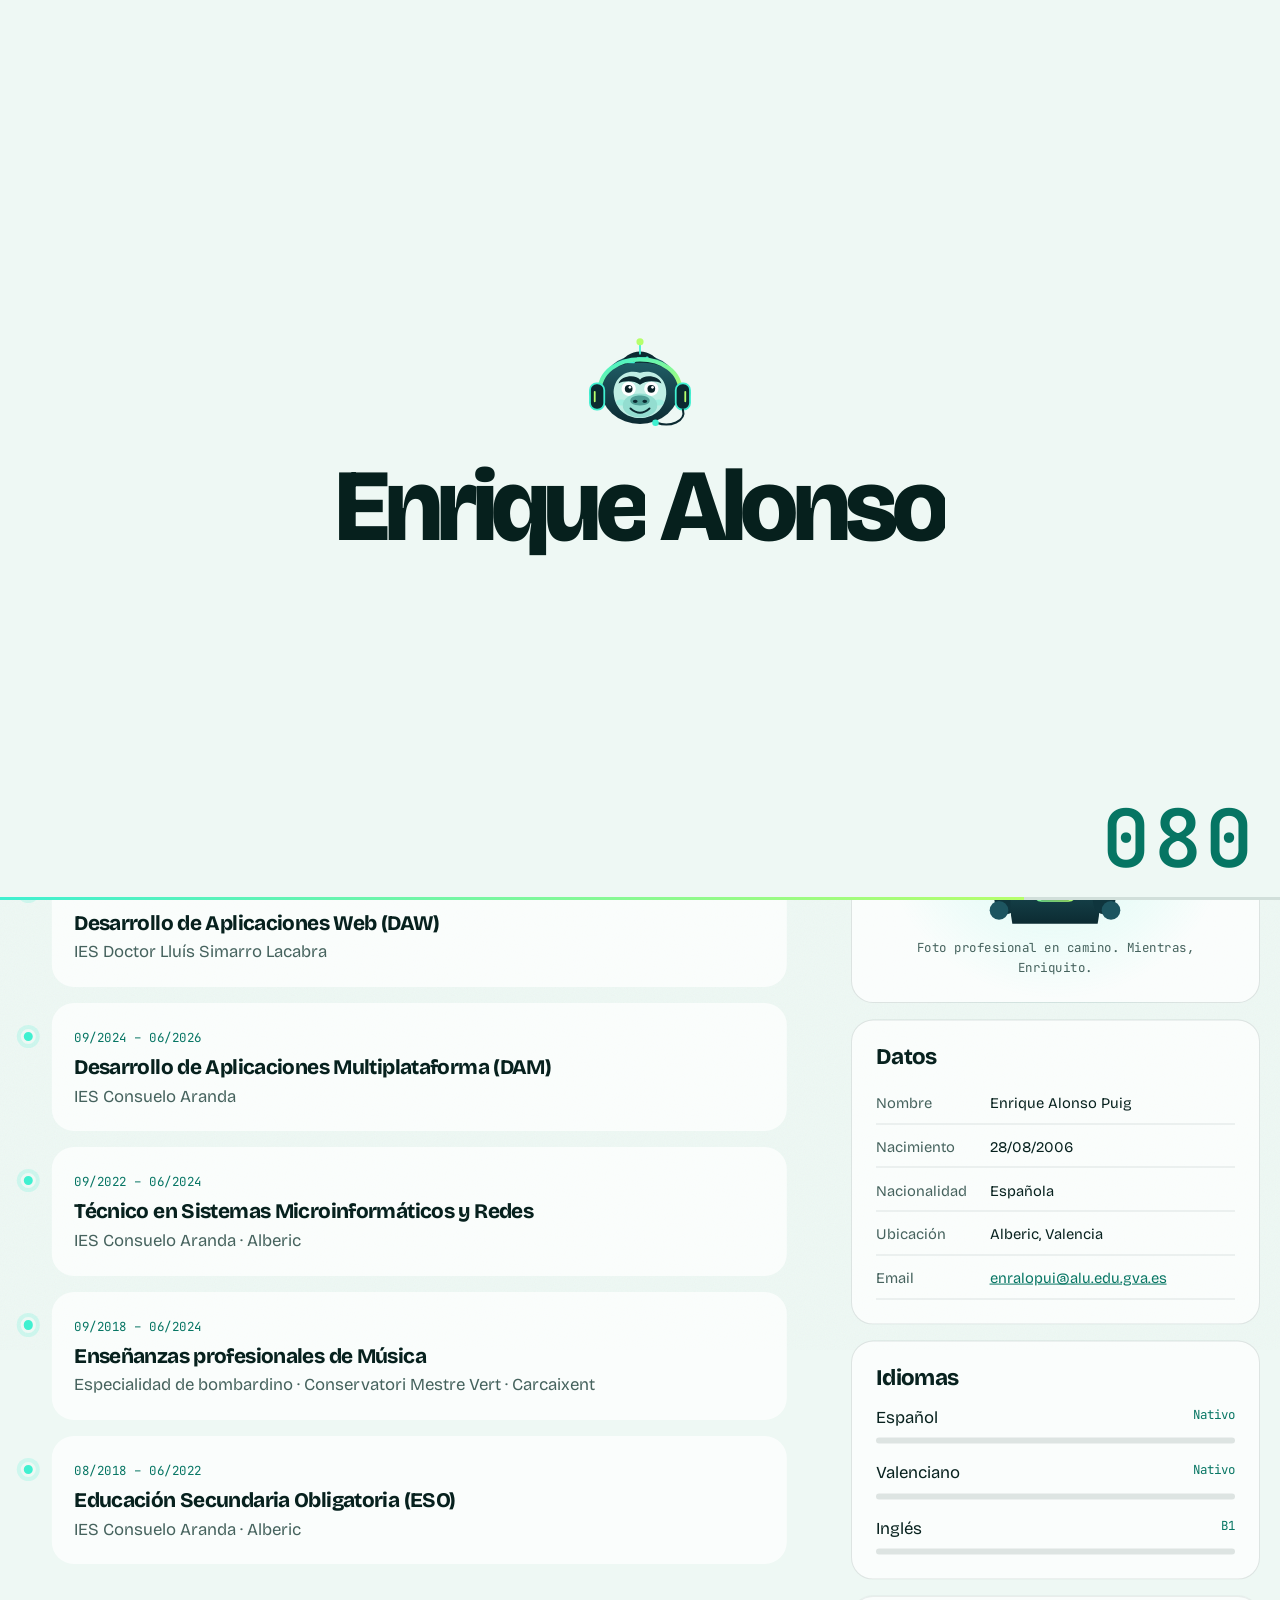
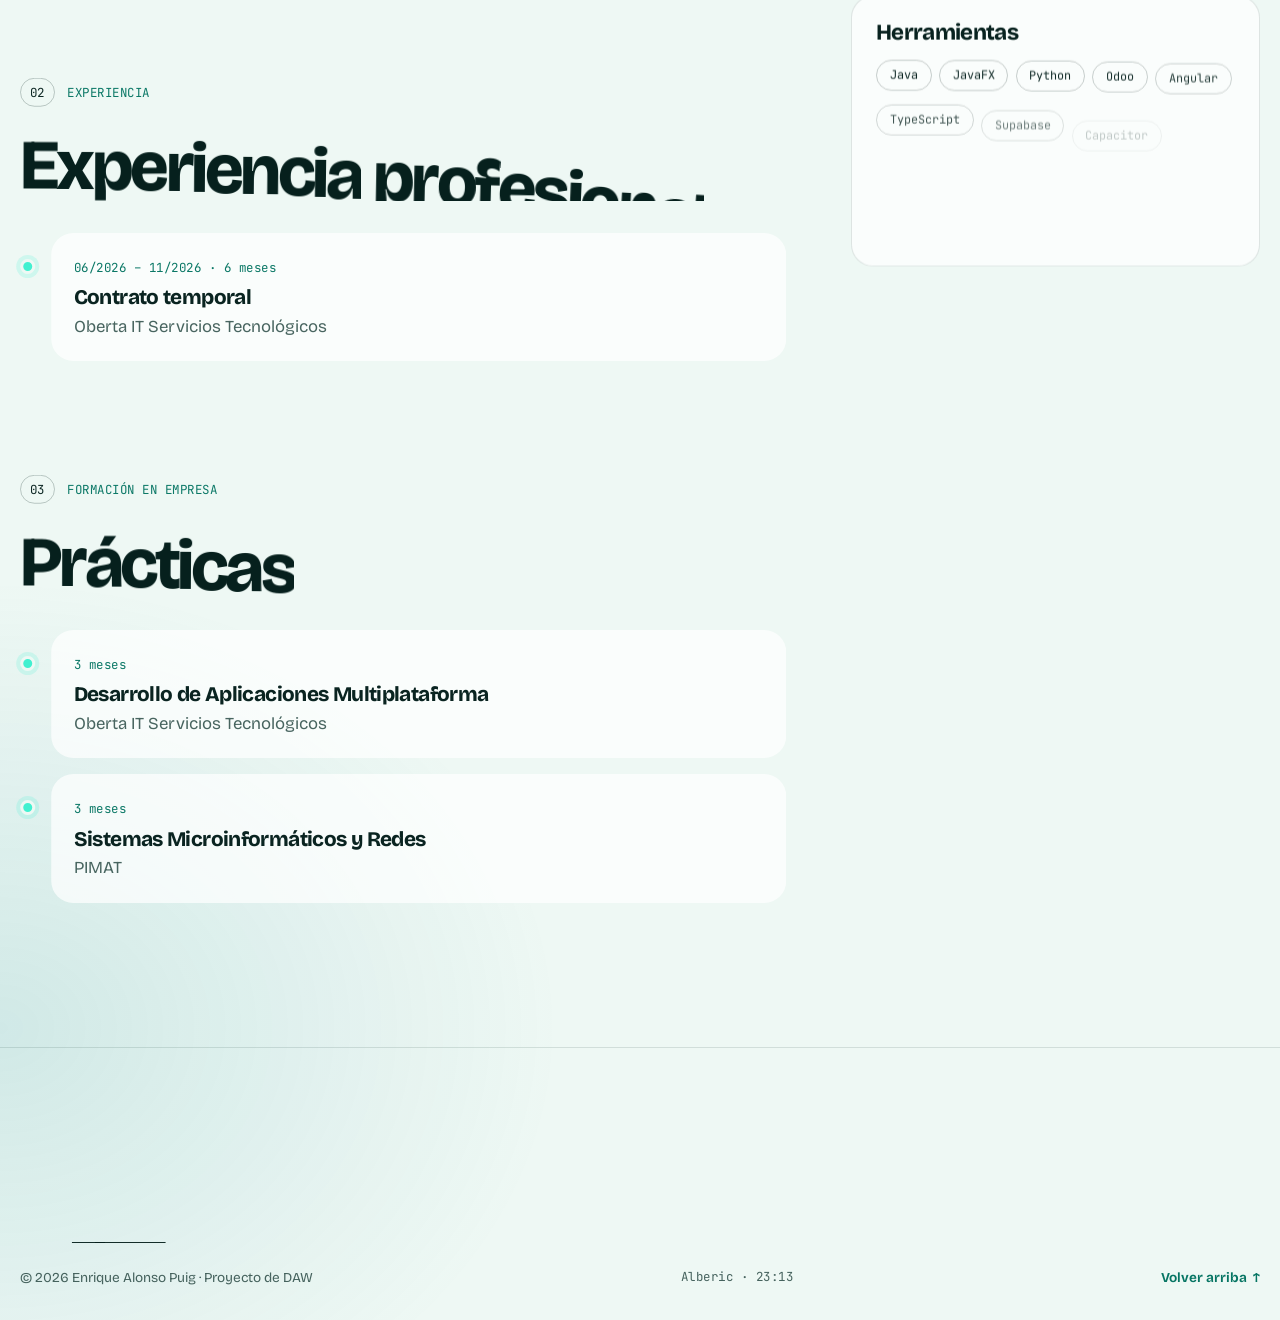
<file: cv.html>
<!DOCTYPE html>
<html lang="es">
  <head>
    <meta charset="utf-8">
    <meta name="viewport" content="width=device-width, initial-scale=1">
    <title>Currículum · Enrique Alonso Puig</title>
    <meta
      name="description"
      content="Currículum de Enrique Alonso Puig: formación en SMR, DAM y DAW, prácticas en empresa, idiomas y herramientas."
    >
    <meta name="theme-color" content="#031314">
    <link
      rel="stylesheet"
      href="https://fonts.googleapis.com/css2?family=Bricolage+Grotesque:opsz,wght@12..96,200..800&amp;family=JetBrains+Mono:wght@400;600&amp;display=swap"
    >
    <link rel="icon" href="favicon.svg" type="image/svg+xml">
    <link rel="stylesheet" href="styles.css">
    <script>
      (function () {
        var d = document.documentElement;
        d.classList.add("js");
        var t = null;
        try {
          t = localStorage.getItem("ea-theme");
        } catch (e) {}
        if (t !== "light" && t !== "dark") {
          t = matchMedia("(prefers-color-scheme: light)").matches
            ? "light"
            : "dark";
        }
        d.setAttribute("data-theme", t);
        try {
          if (matchMedia("(prefers-reduced-motion: reduce)").matches) return;
          var s = sessionStorage;
          var nav = Number(s.getItem("ea-nav"));
          s.removeItem("ea-nav");
          if (nav && Date.now() - nav < 8000) {
            d.classList.add("is-entering");
          } else if (!s.getItem("ea-seen")) {
            d.classList.add("is-loading");
            s.setItem("ea-seen", "1");
          }
        } catch (e) {}
      })();
    </script>
  </head>
  <body data-page="cv">
    <a class="skip-link" href="#contenido">Saltar al contenido</a>
    <header class="site-header">
      <nav class="nav" aria-label="Navegación principal">
        <a class="logo" href="index.html" aria-label="Inicio, Enrique Alonso">
          <span class="logo-byte" data-byte="head"></span>
          <span class="logo-text">enrique<b>.</b>alonso</span>
        </a>
        <div class="nav-links">
          <a class="roll" href="index.html"
            ><span data-text="Inicio">Inicio</span></a
          >
          <a class="roll" href="proyectos.html"
            ><span data-text="Proyectos">Proyectos</span></a
          >
          <a class="roll is-active" href="cv.html" aria-current="page"
            ><span data-text="CV">CV</span></a
          >
        </div>
        <div class="nav-end">
          <button
            type="button"
            class="theme-toggle"
            data-theme-toggle
            data-magnetic
            aria-label="Activar modo claro"
            aria-pressed="false"
          >
            <svg viewBox="0 0 24 24" aria-hidden="true">
              <mask id="tt-moon">
                <rect width="24" height="24" fill="#fff" />
                <circle class="tt-bite" cx="24" cy="4" r="6" fill="#000" />
              </mask>
              <circle class="tt-core" cx="12" cy="12" r="5" mask="url(#tt-moon)" />
              <path
                class="tt-rays"
                d="M12 1v3M12 20v3M4.2 4.2l2.1 2.1M17.7 17.7l2.1 2.1M1 12h3M20 12h3M4.2 19.8l2.1-2.1M17.7 6.3l2.1-2.1"
              />
            </svg>
          </button>
          <a class="nav-status" href="index.html#contacto" data-magnetic>
            <i aria-hidden="true"></i>Disponible
          </a>
        </div>
      </nav>
    </header>

    <main id="contenido">
      <section class="page-hero wrap" aria-labelledby="page-title">
        <p class="kicker mono" data-intro><span>( CV )</span> Perfil</p>
        <h1 id="page-title" class="page-title" data-proximity>Currículum</h1>
        <p class="page-lead" data-intro>
          Formación, experiencia y herramientas. Si lo prefieres en papel,
          guárdalo como PDF.
        </p>
        <div class="hero-actions" data-intro>
          <button type="button" class="btn btn--solid" data-print data-magnetic>
            <span>Descargar CV en PDF</span><i aria-hidden="true">↓</i>
          </button>
          <a
            class="btn btn--ghost"
            href="mailto:enralopui@alu.edu.gva.es"
            data-magnetic
            ><span>Escríbeme</span></a
          >
        </div>
      </section>

      <div class="print-head" aria-hidden="true">
        <div>
          <p class="ph-name">Enrique Alonso Puig</p>
          <p class="ph-role">
            Desarrollador de aplicaciones · DAM · Estudiante de DAW
          </p>
        </div>
        <p class="ph-contact">
          enralopui@alu.edu.gva.es<br>Alberic, Valencia<br>github.com/quiquealonso
        </p>
      </div>

      <div class="cv wrap">
        <div class="cv-main">
          <section class="cv-section" aria-labelledby="cv-formacion">
            <p class="kicker mono" data-reveal="up"><span>01</span> Formación</p>
            <h2 id="cv-formacion" class="cv-title" data-reveal="chars">
              Estudios
            </h2>
            <ol class="timeline" data-timeline>
              <li>
                <span class="mono">Actualidad</span>
                <h3>Desarrollo de Aplicaciones Web (DAW)</h3>
                <p>IES Doctor Lluís Simarro Lacabra</p>
              </li>
              <li>
                <span class="mono">09/2024 – 06/2026</span>
                <h3>Desarrollo de Aplicaciones Multiplataforma (DAM)</h3>
                <p>IES Consuelo Aranda</p>
              </li>
              <li>
                <span class="mono">09/2022 – 06/2024</span>
                <h3>Técnico en Sistemas Microinformáticos y Redes</h3>
                <p>IES Consuelo Aranda · Alberic</p>
              </li>
              <li>
                <span class="mono">09/2018 – 06/2024</span>
                <h3>Enseñanzas profesionales de Música</h3>
                <p>
                  Especialidad de bombardino · Conservatori Mestre Vert ·
                  Carcaixent
                </p>
              </li>
              <li>
                <span class="mono">08/2018 – 06/2022</span>
                <h3>Educación Secundaria Obligatoria (ESO)</h3>
                <p>IES Consuelo Aranda · Alberic</p>
              </li>
            </ol>
          </section>

          <section class="cv-section" aria-labelledby="cv-experiencia">
            <p class="kicker mono" data-reveal="up">
              <span>02</span> Experiencia
            </p>
            <h2 id="cv-experiencia" class="cv-title" data-reveal="chars">
              Experiencia profesional
            </h2>
            <ol class="timeline" data-timeline>
              <li>
                <span class="mono">06/2026 – 11/2026 · 6 meses</span>
                <h3>Contrato temporal</h3>
                <p>Oberta IT Servicios Tecnológicos</p>
              </li>
            </ol>
          </section>

          <section class="cv-section" aria-labelledby="cv-practicas">
            <p class="kicker mono" data-reveal="up">
              <span>03</span> Formación en empresa
            </p>
            <h2 id="cv-practicas" class="cv-title" data-reveal="chars">
              Prácticas
            </h2>
            <ol class="timeline" data-timeline>
              <li>
                <span class="mono">3 meses</span>
                <h3>Desarrollo de Aplicaciones Multiplataforma</h3>
                <p>Oberta IT Servicios Tecnológicos</p>
              </li>
              <li>
                <span class="mono">3 meses</span>
                <h3>Sistemas Microinformáticos y Redes</h3>
                <p>PIMAT</p>
              </li>
            </ol>
          </section>
        </div>

        <aside class="cv-side" aria-label="Datos personales y competencias">
          <div class="side-card side-card--byte" data-reveal="scale">
            <div class="side-byte" data-byte="full" data-say="La foto llega pronto. ¡Mientras tanto, yo!"></div>
            <p class="mono">Foto profesional en camino. Mientras, Enriquito.</p>
          </div>

          <div class="side-card" data-reveal="up">
            <h2 class="side-title">Datos</h2>
            <dl class="data-list">
              <div><dt>Nombre</dt><dd>Enrique Alonso Puig</dd></div>
              <div><dt>Nacimiento</dt><dd>28/08/2006</dd></div>
              <div><dt>Nacionalidad</dt><dd>Española</dd></div>
              <div><dt>Ubicación</dt><dd>Alberic, Valencia</dd></div>
              <div>
                <dt>Email</dt>
                <dd>
                  <a href="mailto:enralopui@alu.edu.gva.es"
                    >enralopui@alu.edu.gva.es</a
                  >
                </dd>
              </div>
            </dl>
          </div>

          <div class="side-card" data-reveal="up">
            <h2 class="side-title">Idiomas</h2>
            <ul class="langs">
              <li>
                <span>Español</span><em>Nativo</em>
                <i class="meter"></i>
              </li>
              <li>
                <span>Valenciano</span><em>Nativo</em>
                <i class="meter"></i>
              </li>
              <li>
                <span>Inglés</span><em>B1</em>
                <i class="meter meter--b1"></i>
              </li>
            </ul>
          </div>

          <div class="side-card" data-reveal="up">
            <h2 class="side-title">Herramientas</h2>
            <ul class="tags" data-reveal="stagger">
              <li>Java</li>
              <li>JavaFX</li>
              <li>Python</li>
              <li>Odoo</li>
              <li>Angular</li>
              <li>TypeScript</li>
              <li>Supabase</li>
              <li>Capacitor</li>
              <li>Spring Boot</li>
              <li>Node.js</li>
              <li>Express</li>
              <li>HTML</li>
              <li>CSS</li>
              <li>Git</li>
              <li>GitHub</li>
              <li>Microsoft Office</li>
              <li>Google Drive</li>
              <li>Outlook</li>
            </ul>
          </div>
        </aside>
      </div>
    </main>

    <footer class="footer">
      <p class="footer-name" aria-hidden="true" data-footer-name>
        Enrique Alonso
      </p>
      <div class="footer-row wrap">
        <p>&copy; 2026 Enrique Alonso Puig · Proyecto de DAW</p>
        <p class="mono">Alberic · <span data-clock>--:--</span></p>
        <a href="#contenido" class="link-arrow"
          >Volver arriba <span aria-hidden="true">↑</span></a
        >
      </div>
    </footer>

    <script src="vendor/gsap.min.js" defer></script>
    <script src="vendor/ScrollTrigger.min.js" defer></script>
    <script src="vendor/SplitText.min.js" defer></script>
    <script src="js/byte.js" defer></script>
    <script src="js/main.js" defer></script>
    <script src="js/bg.js" defer></script>
  </body>
</html>
</file>
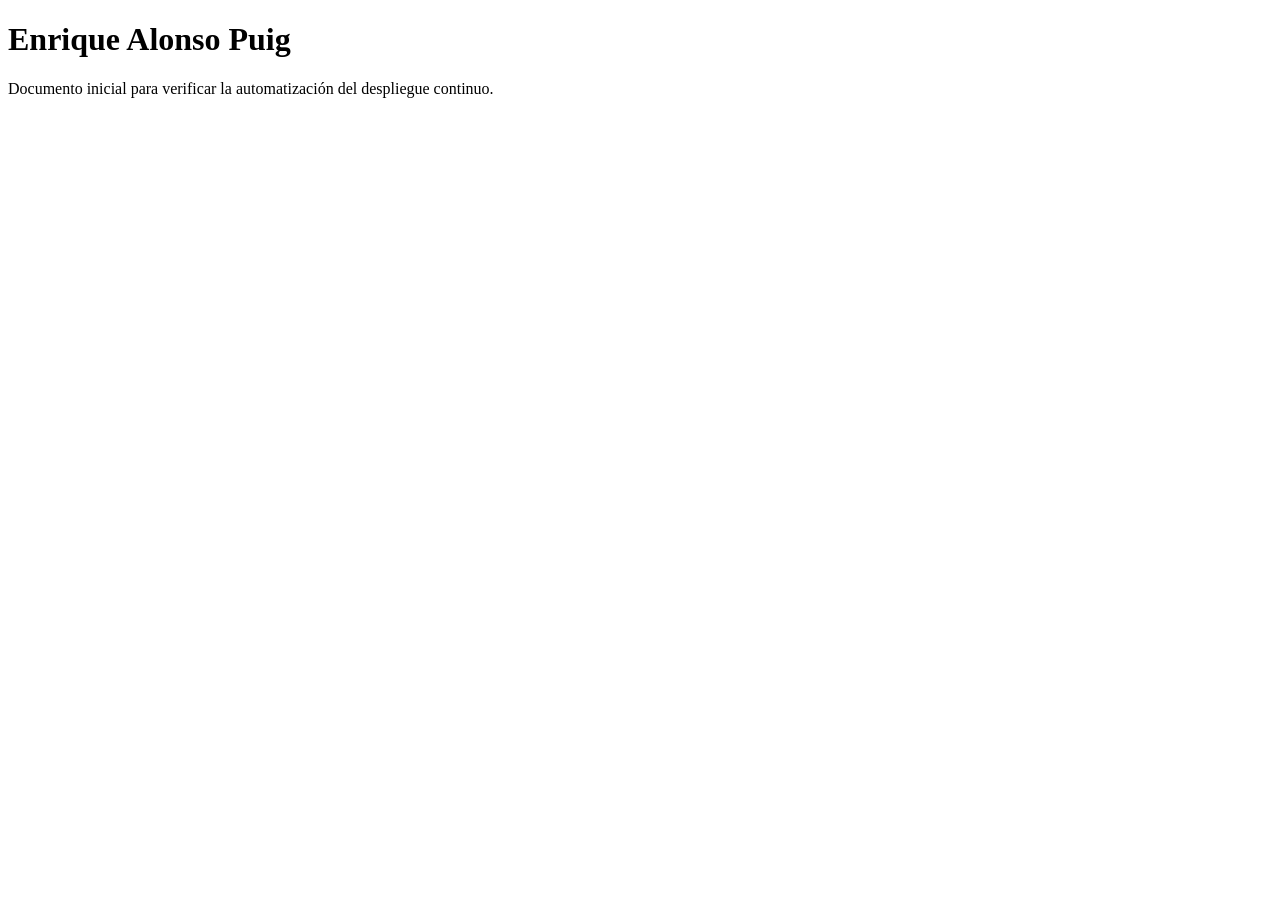
<file: inicio.html>
<!doctype html>
<html lang="es">
  <head>
    <meta charset="utf-8">
    <meta name="viewport" content="width=device-width, initial-scale=1">
    <title>Portfolio de Enrique Alonso Puig</title>
  </head>
  <body>
    <h1>Enrique Alonso Puig</h1>
    <p>Documento inicial para verificar la automatización del despliegue continuo.</p>
  </body>
</html>
</file>
<file: styles.css>
/* =========================================================
   Portfolio · Enrique Alonso Puig
   ========================================================= */

:root {
  color-scheme: dark;
  --bg: #031314;
  --bg-2: #062022;
  --ink: #ecfbf7;
  --muted: #93b8b1;
  --line: rgba(160, 240, 225, 0.14);
  --line-strong: rgba(160, 240, 225, 0.3);
  --accent: #3ff0d0;
  --accent-ink: #02201b;
  --lime: #b6ff6b;
  --warm: #f7c96b;
  --card: rgba(6, 30, 32, 0.74);
  --radius: 22px;
  --display: "Bricolage Grotesque", "Segoe UI", system-ui, sans-serif;
  --mono: "JetBrains Mono", Consolas, "Courier New", monospace;
  --ease-out: cubic-bezier(0.16, 1, 0.3, 1);
  --head: 5rem;
  --accent-text: #3ff0d0;
  --lime-text: #b6ff6b;
  --glass: rgba(3, 19, 20, 0.35);
  --glass-strong: rgba(3, 19, 20, 0.6);
  --bubble: rgba(3, 19, 20, 0.92);
  --node: #062a2c;
  --tone-1: #0b3b3a;
  --tone-2: #0d3446;
  --tone-3: #123a2c;
  --stack-end: #031516;
  --shadow: rgba(0, 0, 0, 0.35);
  /* Relleno al pasar el cursor: claro en modo oscuro, verde en modo claro */
  --hover-bg: #ecfbf7;
  --hover-fg: #031314;
  --grain: 0.07;
}

/* Modo claro: los colores se invierten y el verde pasa a ser el acento del hover */
:root[data-theme="light"] {
  color-scheme: light;
  --bg: #eef8f4;
  --bg-2: #e1f2ec;
  --ink: #06201d;
  --muted: #45625d;
  --line: rgba(6, 40, 36, 0.12);
  --line-strong: rgba(6, 40, 36, 0.24);
  --accent-text: #067563;
  --lime-text: #3f7d0c;
  --card: rgba(255, 255, 255, 0.72);
  --glass: rgba(255, 255, 255, 0.55);
  --glass-strong: rgba(255, 255, 255, 0.78);
  --bubble: rgba(255, 255, 255, 0.96);
  --node: #d4f3eb;
  --tone-1: #c6efe4;
  --tone-2: #cde8f1;
  --tone-3: #d4eed3;
  --stack-end: #f6fdfb;
  --shadow: rgba(6, 40, 36, 0.14);
  --hover-bg: #062a2b;
  --hover-fg: #3ff0d0;
  --grain: 0.045;
}

/* Las "pantallas" (terminal, editor, maquetas) siempre son oscuras */
.terminal,
.editor,
.mock,
.ui-mock {
  --bg: #031314;
  --ink: #ecfbf7;
  --muted: #93b8b1;
  --line: rgba(160, 240, 225, 0.14);
  --line-strong: rgba(160, 240, 225, 0.3);
  --accent-text: #3ff0d0;
  color: var(--ink);
}

*,
*::before,
*::after {
  box-sizing: border-box;
}

html {
  min-width: 320px;
  background: var(--bg);
  scroll-behavior: smooth;
}

body {
  position: relative;
  min-width: 320px;
  margin: 0;
  overflow-x: clip;
  isolation: isolate;
  color: var(--ink);
  background:
    radial-gradient(
      60rem 40rem at 85% 10%,
      rgba(63, 240, 208, 0.12),
      transparent 70%
    ),
    radial-gradient(
      50rem 40rem at 0% 90%,
      rgba(30, 140, 150, 0.14),
      transparent 70%
    ),
    var(--bg);
  font-family: var(--display);
  font-optical-sizing: auto;
  font-size: 1.05rem;
  line-height: 1.6;
}

/* Grano de película por encima del fondo */
body::before {
  position: fixed;
  inset: -50%;
  z-index: -1;
  background-image: url("data:image/svg+xml,%3Csvg xmlns='http://www.w3.org/2000/svg' width='160' height='160'%3E%3Cfilter id='n'%3E%3CfeTurbulence type='fractalNoise' baseFrequency='.9' numOctaves='2' stitchTiles='stitch'/%3E%3C/filter%3E%3Crect width='100%25' height='100%25' filter='url(%23n)'/%3E%3C/svg%3E");
  content: "";
  opacity: var(--grain);
  pointer-events: none;
  animation: grain 1s steps(5) infinite;
}

@keyframes grain {
  0% {
    transform: translate(0, 0);
  }
  20% {
    transform: translate(-3%, 2%);
  }
  40% {
    transform: translate(2%, -4%);
  }
  60% {
    transform: translate(-4%, -1%);
  }
  80% {
    transform: translate(3%, 3%);
  }
  100% {
    transform: translate(0, 0);
  }
}

.bg-liquid {
  position: fixed;
  inset: 0;
  z-index: -2;
  width: 100%;
  height: 100%;
  opacity: 0;
  pointer-events: none;
  transition: opacity 1.6s ease;
}

.bg-liquid.is-ready {
  opacity: 1;
}

::selection {
  color: var(--accent-ink);
  background: var(--accent);
}

h1,
h2,
h3,
p {
  margin-top: 0;
}

h1,
h2,
h3 {
  font-weight: 750;
  line-height: 1.05;
  letter-spacing: -0.03em;
}

p {
  color: var(--muted);
}

a {
  color: inherit;
}

a:focus-visible,
button:focus-visible {
  outline: 3px solid var(--accent);
  outline-offset: 4px;
  border-radius: 6px;
}

img,
svg {
  max-width: 100%;
}

.wrap {
  width: min(100% - 2.5rem, 1320px);
  margin-inline: auto;
}

.mono {
  font-family: var(--mono);
  font-size: 0.78rem;
  letter-spacing: 0.04em;
}

.visually-hidden {
  position: absolute;
  width: 1px;
  height: 1px;
  overflow: hidden;
  clip-path: inset(50%);
  white-space: nowrap;
}

.skip-link {
  position: fixed;
  top: 1rem;
  left: 1rem;
  z-index: 400;
  padding: 0.7rem 1rem;
  border-radius: 99px;
  color: var(--accent-ink);
  background: var(--accent);
  font-weight: 700;
  text-decoration: none;
  transform: translateY(-200%);
}

.skip-link:focus-visible {
  transform: none;
}

.kicker {
  display: flex;
  align-items: center;
  gap: 0.8rem;
  margin-bottom: 1.4rem;
  color: var(--accent-text);
  text-transform: uppercase;
}

.kicker span {
  padding: 0.2rem 0.55rem;
  border: 1px solid var(--line-strong);
  border-radius: 99px;
  color: var(--ink);
}

.section-head {
  margin-bottom: clamp(2rem, 5vw, 3.5rem);
}

.section-title {
  max-width: 16ch;
  margin-bottom: 0;
  font-size: clamp(2.6rem, 7vw, 6.2rem);
  letter-spacing: -0.045em;
  line-height: 0.95;
}

/* ---------- Botones y enlaces ---------- */

.btn {
  position: relative;
  display: inline-flex;
  align-items: center;
  gap: 0.7rem;
  min-height: 3.4rem;
  padding: 0.8rem 1.5rem;
  overflow: hidden;
  border: 1px solid transparent;
  border-radius: 99px;
  font: inherit;
  font-weight: 650;
  text-decoration: none;
  cursor: pointer;
  isolation: isolate;
}

.btn::before {
  position: absolute;
  inset: 0;
  z-index: -1;
  border-radius: inherit;
  content: "";
  transform: translateY(101%);
  transition: transform 0.5s var(--ease-out);
}

.btn:hover::before,
.btn:focus-visible::before {
  transform: none;
}

.btn span,
.btn i {
  position: relative;
  display: inline-block;
  font-style: normal;
}

.btn i {
  transition: transform 0.4s var(--ease-out);
}

.btn:hover i {
  transform: translateX(4px) rotate(-12deg);
}

.btn--solid {
  color: var(--accent-ink);
  background: var(--accent);
}

.btn--solid::before {
  background: var(--lime);
}

.btn--ghost {
  border-color: var(--line-strong);
  color: var(--ink);
  background: var(--glass);
  backdrop-filter: blur(10px);
}

.btn--ghost::before {
  background: var(--hover-bg);
}

.btn--ghost:hover,
.btn--ghost:focus-visible {
  border-color: var(--hover-bg);
  color: var(--hover-fg);
}

.btn--sm {
  min-height: 2.6rem;
  padding: 0.5rem 1.1rem;
  font-size: 0.9rem;
}

.link-arrow {
  display: inline-flex;
  align-items: center;
  gap: 0.4rem;
  color: var(--accent-text);
  font-weight: 650;
  text-decoration: none;
  background: linear-gradient(currentColor, currentColor) 0 100% / 0% 1px
    no-repeat;
  transition: background-size 0.45s var(--ease-out);
}

.link-arrow:hover,
.link-arrow:focus-visible {
  background-size: 100% 1px;
}

.link-arrow span {
  transition: transform 0.35s var(--ease-out);
}

.link-arrow:hover span {
  transform: translate(3px, -3px);
}

.tags {
  display: flex;
  flex-wrap: wrap;
  gap: 0.45rem;
  margin: 0;
  padding: 0;
  list-style: none;
}

.tags li {
  padding: 0.3rem 0.8rem;
  border: 1px solid var(--line-strong);
  border-radius: 99px;
  color: var(--ink);
  font-family: var(--mono);
  font-size: 0.74rem;
}

/* ---------- Cabecera ---------- */

.site-header {
  position: fixed;
  top: 0;
  right: 0;
  left: 0;
  z-index: 100;
  padding: 0.9rem 0;
  pointer-events: none;
}

.site-header::before {
  position: absolute;
  inset: 0 0 -2.5rem;
  z-index: -1;
  background: linear-gradient(var(--bg) 35%, transparent);
  content: "";
  opacity: 0;
  transition: opacity 0.4s ease;
}

.site-header.is-scrolled::before {
  opacity: 0.92;
}

.nav {
  display: grid;
  grid-template-columns: 1fr auto 1fr;
  align-items: center;
  width: min(100% - 2rem, 1400px);
  margin-inline: auto;
}

.nav > * {
  pointer-events: auto;
}

.logo {
  display: inline-flex;
  align-items: center;
  gap: 0.6rem;
  justify-self: start;
  font-weight: 750;
  letter-spacing: -0.02em;
  text-decoration: none;
}

.logo-byte {
  width: 2.5rem;
  transition: transform 0.5s var(--ease-out);
}

.logo:hover .logo-byte {
  transform: rotate(-12deg) scale(1.1);
}

.logo-text b {
  color: var(--accent-text);
}

.nav-links {
  display: flex;
  gap: 0.2rem;
  padding: 0.3rem;
  border: 1px solid var(--line);
  border-radius: 99px;
  background: var(--glass-strong);
  backdrop-filter: blur(16px);
}

.roll {
  display: inline-flex;
  padding: 0.5rem 1.05rem;
  overflow: hidden;
  border-radius: 99px;
  font-size: 0.92rem;
  font-weight: 600;
  text-decoration: none;
  transition: background-color 0.3s ease;
}

.roll span {
  position: relative;
  display: block;
  transition: transform 0.5s var(--ease-out);
}

.roll span::after {
  position: absolute;
  top: calc(100% + 0.7rem);
  left: 0;
  color: var(--accent-text);
  content: attr(data-text);
}

.roll:hover span,
.roll:focus-visible span {
  transform: translateY(calc(-100% - 0.7rem));
}

.roll.is-active {
  background: rgba(63, 240, 208, 0.14);
}

.nav-status {
  display: inline-flex;
  align-items: center;
  gap: 0.55rem;
  justify-self: end;
  padding: 0.55rem 1rem;
  border: 1px solid var(--line);
  border-radius: 99px;
  background: var(--glass-strong);
  backdrop-filter: blur(16px);
  font-size: 0.85rem;
  font-weight: 600;
  text-decoration: none;
}

.nav-status i,
.terminal-body .ok::first-letter {
  color: var(--lime);
}

.nav-status i {
  width: 0.55rem;
  height: 0.55rem;
  border-radius: 50%;
  background: var(--lime);
  animation: ping 1.8s ease-out infinite;
}

@keyframes ping {
  0% {
    box-shadow: 0 0 0 0 rgba(182, 255, 107, 0.6);
  }
  100% {
    box-shadow: 0 0 0 12px rgba(182, 255, 107, 0);
  }
}

/* ---------- Hero ---------- */

.hero {
  position: relative;
  display: grid;
  grid-template-columns: minmax(0, 1fr) minmax(0, 26rem);
  grid-template-rows: auto 1fr auto;
  gap: 1.5rem 3rem;
  min-height: 100svh;
  padding: calc(var(--head) + 1.5rem) max(1.25rem, calc((100% - 1320px) / 2))
    3.5rem;
}

.hero .wrap {
  width: auto;
  margin-inline: 0;
}

.hero-meta {
  grid-column: 1 / -1;
  display: flex;
  justify-content: space-between;
  gap: 1rem;
}

.hero-meta p {
  margin: 0;
}

.hero-name {
  display: flex;
  flex-direction: column;
  justify-content: center;
  margin: 0;
  font-size: clamp(4rem, min(13vw, 19vh), 13rem);
  font-weight: 800;
  letter-spacing: -0.055em;
  line-height: 0.84;
}

.hero-line {
  /* El cambio de grosor de las letras solo recoloca esta línea, no la página */
  contain: layout style;
  display: block;
  padding-bottom: 0.06em;
  overflow: clip;
  white-space: nowrap;
}

.hero-line--outline {
  padding-left: 14vw;
}

.pc {
  font-weight: var(--w, 800);
  color: color-mix(
    in srgb,
    var(--accent-text) calc(var(--s, 0) * 100%),
    var(--ink)
  );
}

.hero-line--outline .pc {
  color: color-mix(
    in srgb,
    var(--ink) calc(var(--s, 0) * 100%),
    var(--accent-text)
  );
}

.hero-name {
  grid-column: 1;
  grid-row: 2;
}

.hero-bottom {
  display: contents;
}

.hero-copy {
  grid-column: 1;
  grid-row: 3;
  align-self: end;
}

.terminal-scene {
  grid-column: 2;
  grid-row: 2 / 4;
  align-self: end;
}

.hero-role {
  margin-bottom: 0.8rem;
  color: var(--ink);
  font-size: clamp(1.4rem, 2.6vw, 2.2rem);
  font-weight: 650;
  letter-spacing: -0.02em;
  line-height: 1.15;
}

.scramble {
  color: var(--accent-text);
}

.glyph {
  color: var(--lime-text);
  font-family: var(--mono);
  font-weight: 400;
}

.hero-lead {
  max-width: 34rem;
  margin-bottom: 1.8rem;
}

.hero-actions {
  display: flex;
  flex-wrap: wrap;
  gap: 0.8rem;
}

.scroll-hint {
  position: absolute;
  bottom: 1.4rem;
  left: 50%;
  display: flex;
  align-items: center;
  gap: 0.6rem;
  margin: 0;
  color: var(--muted);
  text-transform: uppercase;
  transform: translateX(-50%);
}

.scroll-hint i {
  position: relative;
  width: 1.4rem;
  height: 2.2rem;
  border: 1.5px solid var(--line-strong);
  border-radius: 99px;
}

.scroll-hint i::after {
  position: absolute;
  top: 0.4rem;
  left: 50%;
  width: 3px;
  height: 0.5rem;
  border-radius: 3px;
  background: var(--accent);
  content: "";
  transform: translateX(-50%);
  animation: wheel 1.8s var(--ease-out) infinite;
}

@keyframes wheel {
  0% {
    opacity: 0;
    transform: translate(-50%, -4px);
  }
  30% {
    opacity: 1;
  }
  100% {
    opacity: 0;
    transform: translate(-50%, 12px);
  }
}

/* Terminal con Enriquito asomado */
.terminal-scene {
  position: relative;
  padding-top: 6.6rem;
}

.terminal-byte.byte {
  position: absolute;
  bottom: calc(100% - 6.6rem - 4.4rem);
  left: 50%;
  z-index: 1;
  width: 10rem;
  margin-left: -5rem;
}

.terminal {
  position: relative;
  z-index: 2;
  border: 1px solid var(--line-strong);
  border-radius: 18px;
  background: rgba(2, 14, 15, 0.86);
  box-shadow:
    0 30px 80px rgba(0, 0, 0, 0.45),
    0 0 0 1px rgba(63, 240, 208, 0.06) inset;
  backdrop-filter: blur(14px);
}

.terminal-bar,
.mock-bar {
  display: flex;
  align-items: center;
  gap: 0.4rem;
  padding: 0.75rem 1rem;
  border-bottom: 1px solid var(--line);
}

.terminal-bar i,
.mock-bar i {
  width: 0.7rem;
  height: 0.7rem;
  border-radius: 50%;
  background: #ff6b6b;
}

.terminal-bar i:nth-child(2),
.mock-bar i:nth-child(2) {
  background: var(--warm);
}

.terminal-bar i:nth-child(3),
.mock-bar i:nth-child(3) {
  background: var(--lime);
}

.terminal-bar span,
.mock-bar span {
  margin-left: auto;
  color: var(--muted);
  font-family: var(--mono);
  font-size: 0.7rem;
}

.terminal-hands {
  position: absolute;
  top: -0.7rem;
  left: 50%;
  display: flex;
  gap: 4.2rem;
  transform: translateX(-50%);
}

.terminal-hands i {
  display: block;
  width: 2.1rem;
  height: 1.3rem;
  border-radius: 1rem 1rem 0.7rem 0.7rem;
  background: #1d5560;
  box-shadow: inset 0 -3px 0 rgba(0, 0, 0, 0.25);
}

.terminal-body {
  min-height: 11rem;
  margin: 0;
  padding: 1rem 1.2rem 1.1rem;
  list-style: none;
  color: var(--muted);
  font-family: var(--mono);
  font-size: 0.86rem;
  line-height: 1.85;
}

.terminal-body li.is-hidden {
  display: none;
}

.terminal-body .cmd {
  color: var(--ink);
}

.terminal-body .cmd::before {
  margin-right: 0.6rem;
  color: var(--accent-text);
  content: "❯";
}

.terminal-body .hl {
  color: var(--warm);
}

.terminal-body .ok {
  color: var(--lime);
}

.caret {
  display: inline-block;
  width: 0.55em;
  height: 1.1em;
  margin-left: 0.15em;
  vertical-align: -0.2em;
  background: var(--accent);
  animation: caret 1s steps(1) infinite;
}

@keyframes caret {
  50% {
    opacity: 0;
  }
}

/* ---------- Cintas ---------- */

.marquees {
  display: grid;
  gap: 0.4rem;
  margin: clamp(2rem, 6vw, 5rem) 0;
  transform: rotate(-2deg);
}

.marquee {
  overflow: hidden;
  padding: 0.8rem 0;
  border-block: 1px solid var(--line);
  background: var(--glass-strong);
}

.marquee--alt {
  background: var(--accent);
  transform: rotate(3deg);
}

.marquee-track {
  display: flex;
  width: max-content;
  will-change: transform;
}

.marquee-track span {
  display: inline-flex;
  align-items: center;
  padding-inline: 1.4rem;
  font-size: clamp(2rem, 5.5vw, 4.4rem);
  font-weight: 800;
  letter-spacing: -0.04em;
  line-height: 1.05;
  white-space: nowrap;
}

.marquee-track span::after {
  margin-left: 2.8rem;
  color: var(--accent-text);
  content: "✦";
  font-size: 0.45em;
}

.marquee--alt .marquee-track span {
  color: var(--accent-ink);
  font-size: clamp(1.4rem, 3.4vw, 2.6rem);
}

.marquee--alt .marquee-track span::after {
  color: var(--accent-ink);
}

/* ---------- Sobre mí: baraja de tarjetas ---------- */

.about {
  padding-block: clamp(4rem, 10vw, 7rem);
}

.about-grid {
  display: grid;
  grid-template-columns: minmax(0, 0.9fr) minmax(0, 1.1fr);
  gap: clamp(2rem, 6vw, 6rem);
  align-items: center;
}

.about-intro .section-title {
  margin-bottom: 1.4rem;
}

.about-lead {
  max-width: 30ch;
  margin-bottom: 2rem;
  color: var(--ink);
  font-size: clamp(1.15rem, 1.8vw, 1.45rem);
  line-height: 1.45;
}

.deck-dots {
  display: none;
  gap: 0.5rem;
  margin: 0;
  padding: 0;
  list-style: none;
}

.deck-dots li {
  width: 0.6rem;
  height: 0.6rem;
  border-radius: 99px;
  background: var(--line-strong);
  transition:
    width 0.5s var(--ease-out),
    background-color 0.3s ease;
}

.deck-dots li.is-on {
  width: 2.2rem;
  background: var(--accent-text);
}

.deck {
  display: grid;
  gap: 1rem;
  margin: 0;
  padding: 0;
  list-style: none;
}

.deck-card {
  display: grid;
  align-content: start;
  gap: 0.9rem;
  padding: clamp(1.6rem, 3vw, 2.4rem);
  border: 1px solid var(--line-strong);
  border-radius: 28px;
  background:
    radial-gradient(
      26rem 16rem at 100% 0%,
      rgba(63, 240, 208, 0.14),
      transparent 70%
    ),
    linear-gradient(160deg, var(--tone-1), var(--stack-end) 80%);
  box-shadow: 0 30px 70px var(--shadow);
}

.deck-card:nth-child(2) {
  background:
    radial-gradient(
      26rem 16rem at 100% 0%,
      rgba(182, 255, 107, 0.14),
      transparent 70%
    ),
    linear-gradient(160deg, var(--tone-3), var(--stack-end) 80%);
}

.deck-card:nth-child(3) {
  background:
    radial-gradient(
      26rem 16rem at 100% 0%,
      rgba(63, 240, 208, 0.12),
      transparent 70%
    ),
    linear-gradient(160deg, var(--tone-2), var(--stack-end) 80%);
}

.deck-card:nth-child(4) {
  background:
    radial-gradient(
      26rem 16rem at 100% 0%,
      rgba(247, 201, 107, 0.16),
      transparent 70%
    ),
    linear-gradient(160deg, var(--tone-1), var(--stack-end) 80%);
}

.deck-top {
  display: flex;
  align-items: center;
  justify-content: space-between;
  gap: 1rem;
  margin-bottom: 0.6rem;
}

.deck-top .chip {
  font-size: clamp(1.4rem, 2.6vw, 2rem);
  font-weight: 750;
}

.deck-num {
  color: var(--muted);
}

.deck-card h3 {
  margin: 0;
  font-size: clamp(1.7rem, 3.2vw, 2.6rem);
  letter-spacing: -0.04em;
}

.deck-card p {
  max-width: 38ch;
  margin: 0;
  font-size: 1.08rem;
}

/* En escritorio la baraja se fija y las tarjetas entran una a una */
.about.is-deck .about-pin {
  display: flex;
  align-items: center;
  height: 100svh;
}

.about.is-deck .deck {
  position: relative;
  display: block;
  height: min(26rem, 58vh);
}

.about.is-deck .deck-card {
  position: absolute;
  inset: 0;
  transform-origin: 50% 100%;
  will-change: transform;
}

.about.is-deck .deck-dots {
  display: flex;
}

.chip {
  display: inline-flex;
  align-items: center;
  gap: 0.3em;
  padding: 0.05em 0.55em 0.1em 0.35em;
  border-radius: 99px;
  color: var(--accent-ink);
  background: var(--accent);
  font-style: normal;
  line-height: 1.15;
}

.chip b {
  font-size: 0.75em;
}

.chip--lime {
  background: var(--lime);
}

.chip--warm {
  background: var(--warm);
}

.chip--ink {
  color: var(--bg);
  background: var(--ink);
}

/* ---------- Cifras ---------- */

.stats {
  display: grid;
  grid-template-columns: repeat(4, minmax(0, 1fr));
  gap: 14px;
  margin-top: clamp(2rem, 6vw, 4rem);
  margin-bottom: 0;
  padding: 0;
  list-style: none;
}

.stats li {
  position: relative;
  display: flex;
  flex-direction: column;
  justify-content: space-between;
  gap: 1.5rem;
  min-height: clamp(13rem, 22vw, 17rem);
  padding: clamp(1.4rem, 2.4vw, 2rem);
  overflow: hidden;
  border: 1px solid var(--line);
  border-radius: var(--radius);
  background: var(--card);
}

.stats li::after {
  position: absolute;
  right: -3rem;
  bottom: -3rem;
  width: 10rem;
  height: 10rem;
  border-radius: 50%;
  background: radial-gradient(
    circle,
    rgba(63, 240, 208, 0.22),
    transparent 70%
  );
  content: "";
  pointer-events: none;
}

.stats strong {
  display: flex;
  align-items: flex-start;
  color: var(--accent-text);
  font-size: clamp(5rem, 10vw, 9.5rem);
  font-variant-numeric: tabular-nums;
  font-weight: 800;
  letter-spacing: -0.07em;
  line-height: 0.8;
}

.stats sup {
  margin-left: 0.04em;
  font-size: 0.45em;
  line-height: 1;
}

.stat-label {
  max-width: 14ch;
  color: var(--ink);
  font-size: clamp(1rem, 1.3vw, 1.15rem);
  font-weight: 600;
  line-height: 1.25;
}

/* ---------- Bento ---------- */

.skills {
  padding-block: clamp(3rem, 8vw, 6rem);
}

.bento {
  display: grid;
  grid-template-columns: repeat(3, minmax(0, 1fr));
  grid-auto-rows: minmax(250px, auto);
  gap: 14px;
}

.tile {
  position: relative;
  display: flex;
  flex-direction: column;
  gap: 1.1rem;
  padding: 1.5rem;
  overflow: hidden;
  border: 1px solid var(--line);
  border-radius: var(--radius);
  background: var(--card);
  transition: border-color 0.4s ease;
}

.tile::before {
  position: absolute;
  inset: 0;
  background: radial-gradient(
    22rem circle at var(--mx, 50%) var(--my, 50%),
    rgba(63, 240, 208, 0.13),
    transparent 70%
  );
  content: "";
  opacity: 0;
  pointer-events: none;
  transition: opacity 0.4s ease;
}

.tile:hover {
  border-color: var(--line-strong);
}

.tile:hover::before {
  opacity: 1;
}

.tile-head h3 {
  margin-bottom: 0.3rem;
  font-size: 1.35rem;
}

.tile-head p {
  margin: 0;
  font-size: 0.92rem;
}

.tile--code {
  grid-column: span 2;
  grid-row: span 2;
}

/* Editor */
.editor {
  flex: 1;
  overflow: hidden;
  border: 1px solid var(--line);
  border-radius: 14px;
  background: rgba(2, 12, 13, 0.85);
}

.editor-tabs {
  display: flex;
  border-bottom: 1px solid var(--line);
  font-family: var(--mono);
  font-size: 0.72rem;
}

.editor-tabs button {
  position: relative;
  padding: 0.65rem 1.1rem;
  border: 0;
  border-right: 1px solid var(--line);
  color: var(--muted);
  background: transparent;
  font: inherit;
  cursor: pointer;
  transition:
    color 0.25s ease,
    background-color 0.25s ease;
}

.editor-tabs button::after {
  position: absolute;
  right: 0;
  bottom: 0;
  left: 0;
  height: 2px;
  background: var(--accent);
  content: "";
  transform: scaleX(0);
  transition: transform 0.4s var(--ease-out);
}

.editor-tabs button:hover {
  color: var(--ink);
}

.editor-tabs [aria-selected="true"] {
  color: var(--ink);
  background: rgba(63, 240, 208, 0.07);
}

.editor-tabs [aria-selected="true"]::after {
  transform: none;
}

.editor-code[hidden] {
  display: none;
}

.editor-code:focus-visible {
  outline: 2px solid var(--accent);
  outline-offset: -4px;
}

.editor-code {
  margin: 0;
  padding: 1.2rem 1.3rem;
  overflow: hidden;
  color: var(--ink);
  font-family: var(--mono);
  font-size: clamp(0.72rem, 1.15vw, 0.95rem);
  line-height: 1.9;
  counter-reset: line;
}

.editor-code .l {
  display: inline-block;
  white-space: pre;
}

.editor-code .l::before {
  display: inline-block;
  width: 2.2em;
  color: rgba(147, 184, 177, 0.4);
  content: counter(line);
  counter-increment: line;
}

.editor-code i {
  font-style: normal;
}

.editor-code .k {
  color: var(--accent-text);
}

.editor-code .t {
  color: var(--lime);
}

.editor-code .f {
  color: var(--warm);
}

.editor-code .c {
  color: #9fb4ff;
}

.editor-code .n {
  color: #ff9f7a;
}

.editor-code .s {
  color: #d7a6ff;
}

/* Grafo de Odoo */
.graph,
.git {
  width: 100%;
  margin-top: auto;
}

.edge {
  fill: none;
  stroke: rgba(63, 240, 208, 0.4);
  stroke-dasharray: 4 6;
  stroke-width: 2;
}

.tile.is-in .edge {
  animation: dash 1s linear infinite;
}

@keyframes dash {
  to {
    stroke-dashoffset: -20;
  }
}

.packet {
  fill: var(--lime);
}

.packet--alt {
  fill: var(--accent);
}

.node rect {
  fill: var(--node);
  stroke: var(--line-strong);
}

.node text {
  fill: var(--ink);
  font-family: var(--mono);
  font-size: 11px;
  text-anchor: middle;
}

.node--core rect {
  fill: var(--accent);
  stroke: none;
}

.node--core text {
  fill: var(--accent-ink);
  font-weight: 700;
}

.node {
  transform-box: fill-box;
  transform-origin: center;
}

.tile.is-in .node {
  animation: pop 0.7s var(--ease-out) backwards;
}

.tile.is-in .node:nth-of-type(2) {
  animation-delay: 0.1s;
}

.tile.is-in .node:nth-of-type(3) {
  animation-delay: 0.2s;
}

.tile.is-in .node:nth-of-type(4) {
  animation-delay: 0.3s;
}

.tile.is-in .node:nth-of-type(5) {
  animation-delay: 0.4s;
}

@keyframes pop {
  from {
    opacity: 0;
    transform: scale(0.4);
  }
}

/* Ramas de Git */
.git-main {
  fill: none;
  stroke: var(--line-strong);
  stroke-width: 3;
}

.git-branch {
  fill: none;
  stroke: var(--lime);
  stroke-dasharray: 260;
  stroke-dashoffset: 260;
  stroke-linecap: round;
  stroke-width: 3;
}

.tile.is-in .git-branch {
  animation: branch 5s var(--ease-out) infinite;
}

@keyframes branch {
  0% {
    stroke-dashoffset: 260;
  }
  45%,
  85% {
    stroke-dashoffset: 0;
    opacity: 1;
  }
  100% {
    stroke-dashoffset: 0;
    opacity: 0;
  }
}

.commit {
  fill: var(--bg);
  stroke: var(--accent);
  stroke-width: 3;
  transform-box: fill-box;
  transform-origin: center;
}

.commit--b {
  stroke: var(--lime);
}

.commit--merge {
  fill: var(--accent);
}

.tile.is-in .commit {
  animation: commit 5s var(--ease-out) infinite;
}

.tile.is-in .commit:nth-of-type(2) {
  animation-delay: 0.15s;
}

.tile.is-in .commit--b {
  animation-delay: 0.6s;
}

.tile.is-in .commit--b + .commit--b {
  animation-delay: 1s;
}

.tile.is-in .commit--merge {
  animation-delay: 1.7s;
}

@keyframes commit {
  0% {
    transform: scale(0);
  }
  10%,
  85% {
    transform: scale(1);
  }
  100% {
    transform: scale(0);
  }
}

.git text {
  fill: var(--muted);
  font-family: var(--mono);
  font-size: 10px;
}

/* Pipeline de calidad */
.ci {
  display: grid;
  gap: 0.55rem;
  margin: auto 0 0;
  padding: 0;
  list-style: none;
  font-family: var(--mono);
  font-size: 0.82rem;
}

.ci li {
  display: flex;
  align-items: center;
  gap: 0.7rem;
  padding: 0.55rem 0.8rem;
  border: 1px solid var(--line);
  border-radius: 12px;
  color: var(--muted);
  transition:
    color 0.3s ease,
    border-color 0.3s ease,
    background-color 0.3s ease;
}

.ci i {
  position: relative;
  width: 1.1rem;
  height: 1.1rem;
  border: 2px solid var(--line-strong);
  border-radius: 50%;
}

.ci .is-run i {
  border-top-color: var(--warm);
  animation: spin 0.7s linear infinite;
}

.ci .is-ok {
  border-color: rgba(182, 255, 107, 0.35);
  color: var(--ink);
  background: rgba(182, 255, 107, 0.06);
}

.ci .is-ok i {
  border-color: var(--lime);
  background: var(--lime);
}

.ci .is-ok i::after {
  position: absolute;
  inset: 0;
  display: grid;
  place-items: center;
  color: var(--accent-ink);
  content: "✓";
  font-size: 0.7rem;
  font-weight: 700;
}

@keyframes spin {
  to {
    transform: rotate(360deg);
  }
}

/* Maqueta de interfaz */
.ui-mock {
  position: relative;
  flex: 1;
  min-height: 9.5rem;
  border: 1px solid var(--line);
  border-radius: 14px;
  background: rgba(2, 12, 13, 0.85);
}

.ui-mock i {
  position: absolute;
  display: block;
  border-radius: 6px;
  background: rgba(160, 240, 225, 0.16);
}

.ui-nav {
  top: 8%;
  right: 6%;
  left: 6%;
  height: 8%;
}

.ui-title {
  top: 24%;
  left: 6%;
  width: 52%;
  height: 11%;
  background: var(--ink) !important;
}

.ui-text {
  top: 40%;
  left: 6%;
  width: 70%;
  height: 5%;
}

.ui-text--short {
  top: 49%;
  width: 46%;
}

.ui-card {
  top: 61%;
  width: 26%;
  height: 22%;
}

.ui-card:nth-of-type(5) {
  left: 6%;
}

.ui-card:nth-of-type(6) {
  left: 37%;
}

.ui-card:nth-of-type(7) {
  left: 68%;
}

.ui-btn {
  top: 22%;
  right: 6%;
  width: 22%;
  height: 13%;
  border-radius: 99px !important;
  background: var(--accent) !important;
}

.ui-pointer {
  top: 60%;
  left: 40%;
  width: 14px;
  height: 18px;
  border-radius: 0 !important;
  background: var(--ink) !important;
  clip-path: polygon(
    0 0,
    100% 62%,
    52% 64%,
    72% 100%,
    56% 100%,
    38% 68%,
    0 90%
  );
  z-index: 2;
}

.tile.is-in .ui-mock i:not(.ui-pointer) {
  animation: ui-in 6s var(--ease-out) infinite backwards;
}

.tile.is-in .ui-nav {
  animation-delay: 0s;
}
.tile.is-in .ui-title {
  animation-delay: 0.15s !important;
}
.tile.is-in .ui-text {
  animation-delay: 0.3s !important;
}
.tile.is-in .ui-text--short {
  animation-delay: 0.4s !important;
}
.tile.is-in .ui-card:nth-of-type(5) {
  animation-delay: 0.55s !important;
}
.tile.is-in .ui-card:nth-of-type(6) {
  animation-delay: 0.65s !important;
}
.tile.is-in .ui-card:nth-of-type(7) {
  animation-delay: 0.75s !important;
}
.tile.is-in .ui-btn {
  animation:
    ui-in 6s var(--ease-out) 0.9s infinite backwards,
    ui-click 6s ease 0.9s infinite !important;
}

.tile.is-in .ui-pointer {
  animation: ui-pointer 6s var(--ease-out) infinite;
}

@keyframes ui-in {
  0% {
    opacity: 0;
    transform: translateY(10px) scale(0.9);
  }
  10%,
  88% {
    opacity: 1;
    transform: none;
  }
  100% {
    opacity: 0;
  }
}

@keyframes ui-pointer {
  0%,
  25% {
    transform: translate(0, 0);
  }
  50%,
  60% {
    transform: translate(170%, -270%);
  }
  55% {
    transform: translate(170%, -270%) scale(0.8);
  }
  85%,
  100% {
    transform: translate(0, 0);
  }
}

@keyframes ui-click {
  0%,
  52% {
    box-shadow: 0 0 0 0 rgba(63, 240, 208, 0.6);
  }
  62% {
    box-shadow: 0 0 0 14px rgba(63, 240, 208, 0);
  }
}

/* Ecualizador */
.eq {
  display: flex;
  flex: 1;
  align-items: flex-end;
  gap: 5px;
  min-height: 6rem;
}

.eq i {
  flex: 1;
  height: 100%;
  border-radius: 4px 4px 0 0;
  background: linear-gradient(var(--lime), var(--accent));
  transform: scaleY(0.2);
  transform-origin: bottom;
}

.eq.is-in i {
  animation: eq 1.2s ease-in-out infinite alternate;
}

.eq i:nth-child(3n) {
  animation-duration: 0.8s;
}
.eq i:nth-child(3n + 1) {
  animation-duration: 1.5s;
}
.eq i:nth-child(4n) {
  animation-delay: -0.4s;
}
.eq i:nth-child(5n) {
  animation-delay: -0.9s;
}
.eq i:nth-child(odd) {
  animation-direction: alternate-reverse;
}

@keyframes eq {
  0% {
    transform: scaleY(0.15);
  }
  50% {
    transform: scaleY(0.85);
  }
  100% {
    transform: scaleY(0.35);
  }
}

/* ---------- Proyectos apilados ---------- */

.work {
  padding-block: clamp(4rem, 10vw, 8rem) 2rem;
}

.stack {
  display: grid;
  gap: 6vh;
}

.stack-card {
  position: sticky;
  top: 6.5rem;
  display: grid;
  grid-template-columns: minmax(0, 0.85fr) minmax(0, 1.15fr);
  gap: clamp(1.5rem, 4vw, 4rem);
  align-items: center;
  min-height: min(76vh, 46rem);
  padding: clamp(1.5rem, 4vw, 3.5rem);
  border: 1px solid var(--line-strong);
  border-radius: 34px;
  background:
    radial-gradient(
      40rem 26rem at 100% 0%,
      rgba(63, 240, 208, 0.16),
      transparent 70%
    ),
    linear-gradient(150deg, var(--tone, var(--tone-1)), var(--stack-end) 75%);
  box-shadow: 0 -20px 60px var(--shadow);
  transform-origin: 50% 0%;
  will-change: transform;
}

.stack-card:nth-child(2) {
  --tone: var(--tone-2);
  top: 7.5rem;
}

.stack-card:nth-child(3) {
  --tone: var(--tone-3);
  top: 8.5rem;
}

.stack-card:nth-child(4) {
  --tone: var(--tone-2);
  top: 9.5rem;
}

.stack-card:nth-child(5) {
  --tone: var(--tone-3);
  top: 10.5rem;
}

.stack-card:nth-child(6) {
  --tone: var(--tone-1);
  top: 11.5rem;
}

.stack-card:nth-child(7) {
  --tone: var(--tone-2);
  top: 12.5rem;
}

.stack-num {
  color: var(--accent-text);
}

.stack-info h3 {
  margin-bottom: 1rem;
  font-size: clamp(2.4rem, 5.4vw, 4.8rem);
  letter-spacing: -0.05em;
}

.stack-info > p:not(.stack-num) {
  max-width: 34ch;
}

.stack-info .tags {
  margin-bottom: 1.8rem;
}

.links {
  display: flex;
  flex-wrap: wrap;
  gap: 1rem 1.4rem;
}

.work-more {
  display: flex;
  justify-content: center;
  margin-top: 4rem;
}

/* Maquetas */
.mock {
  position: relative;
  aspect-ratio: 4 / 3;
  overflow: hidden;
  border: 1px solid var(--line-strong);
  border-radius: 18px;
  background: #041618;
  box-shadow: 0 40px 80px rgba(0, 0, 0, 0.45);
}

.kanban {
  display: grid;
  grid-template-columns: repeat(3, 1fr);
  gap: 0.7rem;
  height: calc(100% - 2.7rem);
  padding: 0.9rem;
}

.col {
  display: flex;
  flex-direction: column;
  gap: 0.5rem;
  padding: 0.6rem;
  border-radius: 12px;
  background: rgba(160, 240, 225, 0.05);
}

.col b {
  margin-bottom: 0.2rem;
  color: var(--muted);
  font-family: var(--mono);
  font-size: 0.68rem;
  font-weight: 600;
  text-transform: uppercase;
}

.col i,
.kanban-moving {
  display: block;
  padding: 0.6rem 0.7rem;
  border: 1px solid var(--line);
  border-left: 3px solid var(--accent);
  border-radius: 8px;
  color: var(--ink);
  background: #0a2c2e;
  font-family: var(--mono);
  font-size: 0.72rem;
  font-style: normal;
}

.col:nth-child(3) i {
  border-left-color: var(--lime);
}

.k-ghost {
  min-height: 2.35rem;
  border-style: dashed !important;
  border-left-color: var(--line-strong) !important;
  background: transparent !important;
}

.kanban-moving {
  position: absolute;
  top: 5.2rem;
  left: 1.5rem;
  width: calc((100% - 3.2rem) / 3 - 1.2rem);
  border-left-color: var(--warm);
  box-shadow: 0 16px 30px rgba(0, 0, 0, 0.45);
}

.mock.is-in .kanban-moving {
  animation: fly 6s var(--ease-out) infinite;
}

@keyframes fly {
  0%,
  10% {
    transform: none;
  }
  20% {
    transform: translateY(-8px) rotate(-4deg) scale(1.05);
  }
  42%,
  52% {
    transform: translateX(calc(100% + 1.95rem)) translateY(2.6rem) rotate(2deg);
  }
  75%,
  92% {
    transform: translateX(calc(200% + 3.9rem)) translateY(5.2rem);
  }
  100% {
    transform: translateX(calc(200% + 3.9rem)) translateY(5.2rem) scale(0);
  }
}

.filters {
  display: flex;
  gap: 0.4rem;
  padding: 0.8rem 0.9rem 0;
}

.filters i {
  padding: 0.3rem 0.7rem;
  border: 1px solid var(--line);
  border-radius: 99px;
  color: var(--muted);
  font-family: var(--mono);
  font-size: 0.66rem;
  font-style: normal;
}

.filters .is-on {
  color: var(--accent-ink);
  background: var(--accent);
}

.cromos {
  display: grid;
  grid-template-columns: repeat(4, 1fr);
  gap: 0.7rem;
  padding: 0.9rem;
  perspective: 800px;
}

.cromos i {
  position: relative;
  aspect-ratio: 4 / 5;
  border-radius: 10px;
  background:
    radial-gradient(
      circle at 50% 38%,
      rgba(236, 251, 247, 0.85) 0 16%,
      transparent 17%
    ),
    radial-gradient(
      ellipse at 50% 85%,
      rgba(236, 251, 247, 0.6) 0 30%,
      transparent 31%
    ),
    linear-gradient(160deg, var(--accent), #0e6f68);
  box-shadow: inset 0 0 0 3px rgba(255, 255, 255, 0.15);
}

.cromos i:nth-child(3n + 2) {
  background:
    radial-gradient(
      circle at 50% 38%,
      rgba(236, 251, 247, 0.85) 0 16%,
      transparent 17%
    ),
    radial-gradient(
      ellipse at 50% 85%,
      rgba(236, 251, 247, 0.6) 0 30%,
      transparent 31%
    ),
    linear-gradient(160deg, var(--lime), #3d7d2c);
}

.cromos i:nth-child(3n) {
  background:
    radial-gradient(
      circle at 50% 38%,
      rgba(236, 251, 247, 0.85) 0 16%,
      transparent 17%
    ),
    radial-gradient(
      ellipse at 50% 85%,
      rgba(236, 251, 247, 0.6) 0 30%,
      transparent 31%
    ),
    linear-gradient(160deg, var(--warm), #9a6b1b);
}

.mock.is-in .cromos i {
  animation: flip 5s var(--ease-out) infinite;
}

.cromos i:nth-child(2) {
  animation-delay: 0.15s !important;
}
.cromos i:nth-child(3) {
  animation-delay: 0.3s !important;
}
.cromos i:nth-child(4) {
  animation-delay: 0.45s !important;
}
.cromos i:nth-child(5) {
  animation-delay: 0.6s !important;
}
.cromos i:nth-child(6) {
  animation-delay: 0.75s !important;
}
.cromos i:nth-child(7) {
  animation-delay: 0.9s !important;
}
.cromos i:nth-child(8) {
  animation-delay: 1.05s !important;
}

@keyframes flip {
  0%,
  60% {
    transform: none;
  }
  75% {
    transform: rotateY(180deg) scale(0.92);
  }
  90%,
  100% {
    transform: rotateY(360deg);
  }
}

.site-mini {
  position: relative;
  display: grid;
  align-content: center;
  height: calc(100% - 2.7rem);
  padding: 1.5rem;
  overflow: hidden;
}

.site-mini b {
  position: relative;
  font-size: clamp(2rem, 4.6vw, 3.6rem);
  font-weight: 800;
  letter-spacing: -0.05em;
  line-height: 0.9;
}

.sm-blob {
  position: absolute;
  top: 10%;
  right: 4%;
  width: 55%;
  aspect-ratio: 1;
  border-radius: 42% 58% 63% 37% / 41% 44% 56% 59%;
  background: radial-gradient(
    circle at 30% 30%,
    var(--lime),
    var(--accent) 45%,
    #0e6f68
  );
  filter: blur(2px);
  opacity: 0.85;
}

.mock.is-in .sm-blob {
  animation: blob 7s ease-in-out infinite alternate;
}

@keyframes blob {
  50% {
    border-radius: 63% 37% 41% 59% / 55% 62% 38% 45%;
    transform: rotate(40deg) scale(1.08);
  }
  100% {
    border-radius: 38% 62% 52% 48% / 36% 45% 55% 64%;
    transform: rotate(-20deg) scale(0.95);
  }
}

.sm-checks {
  position: relative;
  display: flex;
  flex-wrap: wrap;
  gap: 0.4rem;
  margin-top: 1.4rem;
}

.sm-checks i {
  padding: 0.3rem 0.65rem;
  border-radius: 99px;
  color: var(--accent-ink);
  background: var(--lime);
  font-family: var(--mono);
  font-size: 0.66rem;
  font-style: normal;
  font-weight: 600;
}

.mock.is-in .sm-checks i {
  animation: ui-in 5s var(--ease-out) infinite backwards;
}

.sm-checks i:nth-child(2) {
  animation-delay: 0.25s !important;
}
.sm-checks i:nth-child(3) {
  animation-delay: 0.5s !important;
}
.sm-checks i:nth-child(4) {
  animation-delay: 0.75s !important;
}

/* Maqueta de Finanzas: resumen de la cartera */
.fin {
  display: grid;
  gap: 0.7rem;
  padding: 0.9rem;
}

.fin-kpis {
  display: grid;
  grid-template-columns: 1.3fr 1fr 1fr;
  gap: 0.5rem;
}

.fin-kpis b {
  display: grid;
  gap: 0.15rem;
  padding: 0.55rem 0.7rem;
  border: 1px solid var(--line);
  border-radius: 10px;
  color: var(--muted);
  background: rgba(160, 240, 225, 0.05);
  font-family: var(--mono);
  font-size: 0.6rem;
  font-weight: 400;
}

.fin-kpis em {
  color: var(--ink);
  font-family: var(--display);
  font-size: 1.15rem;
  font-style: normal;
  font-weight: 800;
  line-height: 1;
}

.fin-kpis .fin-up {
  color: var(--lime);
}

.fin-chart {
  width: 100%;
  height: auto;
  aspect-ratio: 300 / 110;
}

.fin-area {
  fill: rgba(63, 240, 208, 0.12);
  stroke: none;
}

.fin-invested {
  fill: none;
  stroke: var(--muted);
  stroke-dasharray: 4 5;
  stroke-width: 1.5;
  vector-effect: non-scaling-stroke;
}

.fin-value {
  fill: none;
  stroke: var(--accent);
  stroke-dasharray: 420;
  stroke-dashoffset: 0;
  stroke-linecap: round;
  stroke-width: 2.5;
  vector-effect: non-scaling-stroke;
}

.mock.is-in .fin-value {
  animation: fin-draw 6s var(--ease-out) infinite;
}

.mock.is-in .fin-area {
  animation: fin-fill 6s var(--ease-out) infinite;
}

@keyframes fin-draw {
  0% {
    stroke-dashoffset: 420;
  }
  45%,
  100% {
    stroke-dashoffset: 0;
  }
}

@keyframes fin-fill {
  0%,
  25% {
    opacity: 0;
  }
  55%,
  100% {
    opacity: 1;
  }
}

.fin-cal {
  display: grid;
  grid-template-columns: repeat(14, 1fr);
  gap: 3px;
}

.fin-cal i {
  height: 0.85rem;
  border-radius: 3px;
  background: rgba(160, 240, 225, 0.1);
}

.fin-cal .g {
  background: rgba(182, 255, 107, 0.75);
}

.fin-cal .r {
  background: rgba(255, 107, 107, 0.7);
}

.mock.is-in .fin-cal i {
  animation: fin-day 6s var(--ease-out) infinite backwards;
}

.fin-cal i:nth-child(7n + 2) {
  animation-delay: 0.1s !important;
}

.fin-cal i:nth-child(7n + 3) {
  animation-delay: 0.2s !important;
}

.fin-cal i:nth-child(7n + 4) {
  animation-delay: 0.3s !important;
}

.fin-cal i:nth-child(7n + 5) {
  animation-delay: 0.4s !important;
}

.fin-cal i:nth-child(7n + 6) {
  animation-delay: 0.5s !important;
}

.fin-cal i:nth-child(7n) {
  animation-delay: 0.6s !important;
}

@keyframes fin-day {
  0%,
  40% {
    opacity: 0;
    transform: scale(0.4);
  }
  55%,
  100% {
    opacity: 1;
    transform: none;
  }
}

/* Maqueta de PanGestión: producción del día */
.bakery {
  display: grid;
  gap: 0.8rem;
  padding: 0.9rem;
}

.bk-kpis {
  display: grid;
  grid-template-columns: repeat(3, 1fr);
  gap: 0.5rem;
}

.bk-kpis b {
  display: grid;
  gap: 0.1rem;
  padding: 0.55rem 0.7rem;
  border: 1px solid var(--line);
  border-radius: 10px;
  color: var(--muted);
  background: rgba(160, 240, 225, 0.05);
  font-family: var(--mono);
  font-size: 0.62rem;
  font-weight: 400;
}

.bk-kpis em {
  color: var(--ink);
  font-family: var(--display);
  font-size: 1.35rem;
  font-style: normal;
  font-weight: 800;
  line-height: 1;
}

.bk-grid {
  display: grid;
  grid-template-columns: 1.4fr repeat(4, 1fr);
  gap: 0.3rem;
  font-family: var(--mono);
  font-size: 0.68rem;
}

.bk-h,
.bk-p {
  display: grid;
  align-items: center;
  padding: 0.3rem 0.4rem;
  color: var(--muted);
}

.bk-h {
  justify-content: center;
}

.bk-grid i {
  display: grid;
  place-items: center;
  padding: 0.38rem 0;
  border-radius: 6px;
  color: var(--ink);
  background: rgba(160, 240, 225, 0.07);
  font-style: normal;
}

.mock.is-in .bk-grid i {
  animation: bk-cell 4.8s ease-in-out infinite;
}

/* La franja de cada columna se ilumina por turnos, como si avanzara la mañana */
.bk-grid i:nth-of-type(4n + 1) {
  animation-delay: 0s !important;
}

.bk-grid i:nth-of-type(4n + 2) {
  animation-delay: 1.2s !important;
}

.bk-grid i:nth-of-type(4n + 3) {
  animation-delay: 2.4s !important;
}

.bk-grid i:nth-of-type(4n) {
  animation-delay: 3.6s !important;
}

@keyframes bk-cell {
  0%,
  30%,
  100% {
    color: var(--ink);
    background: rgba(160, 240, 225, 0.07);
  }
  8%,
  20% {
    color: var(--accent-ink);
    background: var(--accent);
  }
}

.bk-states {
  display: flex;
  flex-wrap: wrap;
  gap: 0.4rem;
}

.bk-st {
  padding: 0.25rem 0.65rem;
  border-radius: 99px;
  font-family: var(--mono);
  font-size: 0.64rem;
  font-style: normal;
  font-weight: 600;
}

.bk-st--pend {
  color: var(--accent-ink);
  background: var(--warm);
}

.bk-st--proc {
  color: var(--accent-ink);
  background: var(--accent);
}

.bk-st--ok {
  color: var(--accent-ink);
  background: var(--lime);
}

.bk-toast {
  position: absolute;
  right: 0.9rem;
  bottom: 0.9rem;
  padding: 0.55rem 0.8rem;
  border: 1px solid var(--line-strong);
  border-left: 3px solid var(--warm);
  border-radius: 10px;
  color: var(--ink);
  background: #0a2c2e;
  box-shadow: 0 16px 30px rgba(0, 0, 0, 0.45);
  font-family: var(--mono);
  font-size: 0.68rem;
  font-style: normal;
  opacity: 0;
}

.mock.is-in .bk-toast {
  animation: bk-toast 6s var(--ease-out) infinite;
}

@keyframes bk-toast {
  0%,
  45% {
    opacity: 0;
    transform: translateX(30%);
  }
  55%,
  85% {
    opacity: 1;
    transform: none;
  }
  100% {
    opacity: 0;
    transform: translateY(20%);
  }
}

/* Trío de móviles con capturas reales */
.phones {
  position: relative;
  display: grid;
  aspect-ratio: 4 / 3;
  place-items: center;
}

.phone {
  position: absolute;
  width: 33%;
  margin: 0;
  overflow: hidden;
  border: 6px solid #0a1517;
  border-radius: 30px;
  background: #0a1517;
  box-shadow: 0 30px 60px rgba(0, 0, 0, 0.45);
  transition: transform 0.7s var(--ease-out);
}

.phone img {
  display: block;
  width: 100%;
  height: auto;
}

/* Las capturas de Stockly ya traen marco: se recorta para no duplicarlo */
.phones--stockly .phone img {
  transform: scale(1.08);
}

.phone--c {
  z-index: 2;
  transform: translateY(-3%);
}

.phone--l {
  transform: translateX(-62%) rotate(-9deg) scale(0.86);
}

.phone--r {
  transform: translateX(62%) rotate(9deg) scale(0.86);
}

.stack-card:hover .phone--l,
.case:hover .phone--l {
  transform: translateX(-78%) rotate(-13deg) scale(0.88);
}

.stack-card:hover .phone--r,
.case:hover .phone--r {
  transform: translateX(78%) rotate(13deg) scale(0.88);
}

.stack-card:hover .phone--c,
.case:hover .phone--c {
  transform: translateY(-6%) scale(1.03);
}

.phones.is-in .phone {
  animation: phone-bob 5s ease-in-out infinite;
}

.phones.is-in .phone--l {
  animation-delay: -1.6s;
}

.phones.is-in .phone--r {
  animation-delay: -3.2s;
}

@keyframes phone-bob {
  50% {
    translate: 0 -12px;
  }
}

/* ---------- Trayectoria ---------- */

.journey {
  padding-block: clamp(4rem, 10vw, 7rem);
}

.journey-list {
  display: grid;
  gap: 1rem;
  width: min(100% - 2.5rem, 1320px);
  margin: 0 auto;
  padding: 0;
  list-style: none;
}

.milestone {
  position: relative;
  padding: 1.6rem;
  border: 1px solid var(--line);
  border-radius: var(--radius);
  background: var(--card);
}

.milestone h3 {
  margin-bottom: 0.5rem;
  font-size: 1.5rem;
}

.milestone p {
  margin: 0;
}

.milestone a {
  color: var(--accent-text);
}

.year {
  display: block;
  margin-bottom: 1rem;
  color: color-mix(in srgb, var(--accent-text) 22%, transparent);
  font-size: clamp(4rem, 10vw, 8.5rem);
  font-weight: 800;
  letter-spacing: -0.06em;
  line-height: 0.85;
  transition: color 0.6s ease;
}

.milestone.is-active .year,
.milestone--next .year {
  color: var(--accent-text);
}

.milestone--next {
  border-color: var(--accent-text);
  background: linear-gradient(150deg, rgba(63, 240, 208, 0.16), var(--card));
}

.journey-progress {
  display: none;
}

.journey.is-horizontal {
  padding: 0;
}

.journey.is-horizontal .journey-pin {
  display: flex;
  flex-direction: column;
  justify-content: center;
  height: 100svh;
  overflow: hidden;
}

.journey.is-horizontal .journey-list {
  display: flex;
  gap: 1.4rem;
  width: max-content;
  margin: 0;
  padding-left: max(1.25rem, calc((100vw - 1320px) / 2));
}

.journey.is-horizontal .milestone {
  width: min(28rem, 34vw);
}

.journey.is-horizontal .journey-progress {
  display: block;
  width: min(100% - 2.5rem, 1320px);
  height: 2px;
  margin: 2.5rem auto 0;
  background: var(--line);
}

.journey-progress i {
  display: block;
  height: 100%;
  background: linear-gradient(90deg, var(--accent), var(--lime));
  transform: scaleX(0);
  transform-origin: left;
}

/* ---------- Contacto ---------- */

.contact {
  padding-block: clamp(4rem, 10vw, 8rem);
}

.contact-title {
  max-width: 13ch;
  margin-bottom: clamp(2rem, 5vw, 4rem);
  font-size: clamp(3rem, 9.5vw, 9rem);
  letter-spacing: -0.055em;
  line-height: 0.92;
}

.contact-grid {
  display: grid;
  grid-template-columns: minmax(0, 14rem) minmax(0, 14rem) minmax(0, 1fr);
  gap: clamp(1.5rem, 4vw, 4rem);
  align-items: center;
}

.orbit {
  position: relative;
  display: grid;
  width: 100%;
  aspect-ratio: 1;
  place-items: center;
  text-decoration: none;
}

.orbit svg {
  position: absolute;
  inset: 0;
  width: 100%;
  height: 100%;
  fill: var(--ink);
  font-family: var(--mono);
  font-size: 13.5px;
  letter-spacing: 3px;
  text-transform: uppercase;
}

.orbit.is-in svg {
  animation: spin 16s linear infinite;
}

.orbit:hover svg {
  animation-duration: 6s;
}

.orbit-core {
  display: grid;
  width: 52%;
  aspect-ratio: 1;
  place-items: center;
  border-radius: 50%;
  color: var(--accent-ink);
  background: var(--accent);
  font-size: 2.2rem;
  transition:
    background-color 0.4s ease,
    transform 0.5s var(--ease-out);
}

.orbit:hover .orbit-core {
  background: var(--lime);
  transform: scale(1.1);
}

.contact-info p {
  max-width: 30ch;
  font-size: 1.15rem;
}

.contact-actions {
  display: flex;
  flex-wrap: wrap;
  align-items: center;
  gap: 1rem;
  margin-bottom: 1.4rem;
}

.mail {
  color: var(--ink);
  font-size: clamp(1.1rem, 2vw, 1.5rem);
  font-weight: 650;
  text-decoration-color: var(--accent-text);
  text-underline-offset: 6px;
}

/* ---------- Pie ---------- */

.footer {
  padding-top: 2rem;
  overflow: hidden;
  border-top: 1px solid var(--line);
}

.footer-name {
  margin: 0;
  overflow: hidden;
  color: var(--ink);
  font-size: 15.5vw;
  font-weight: 800;
  letter-spacing: -0.065em;
  line-height: 0.82;
  text-align: center;
  white-space: nowrap;
}

.fc {
  transition: color 0.3s ease;
}

.fc:hover {
  color: var(--accent-text);
}

.footer-row {
  display: flex;
  flex-wrap: wrap;
  justify-content: space-between;
  gap: 1rem;
  padding-block: 1.5rem 2rem;
  font-size: 0.85rem;
}

.footer-row p {
  margin: 0;
}

/* ---------- Páginas internas ---------- */

.page-hero {
  display: grid;
  align-content: end;
  min-height: 78svh;
  padding-top: calc(var(--head) + 3rem);
  padding-bottom: clamp(3rem, 8vw, 6rem);
}

.page-title {
  contain: layout style;
  margin: 0 0 1.5rem;
  font-size: clamp(3.8rem, 15vw, 14rem);
  font-weight: 800;
  letter-spacing: -0.06em;
  line-height: 0.85;
}

.page-lead {
  max-width: 36rem;
  margin-bottom: 1.8rem;
  font-size: clamp(1.1rem, 1.8vw, 1.35rem);
}

.cases {
  display: grid;
  gap: clamp(5rem, 14vw, 11rem);
  padding-bottom: clamp(5rem, 12vw, 9rem);
}

.case {
  display: grid;
  grid-template-columns: minmax(0, 1.15fr) minmax(0, 0.85fr);
  gap: clamp(2rem, 5vw, 5rem);
  align-items: center;
}

.case--flip .case-visual {
  order: 2;
}

.case-num {
  color: var(--accent-text);
}

.case-title {
  margin-bottom: 1.2rem;
  font-size: clamp(2.6rem, 6vw, 5.4rem);
  letter-spacing: -0.05em;
}

.case-info > p:not(.case-num) {
  font-size: 1.1rem;
}

.facts {
  display: grid;
  gap: 0.6rem;
  margin: 1.8rem 0 2rem;
}

.facts div {
  display: grid;
  grid-template-columns: 8.5rem 1fr;
  gap: 1rem;
  padding: 0.85rem 0;
  border-top: 1px solid var(--line);
}

.facts dt {
  color: var(--accent-text);
  font-family: var(--mono);
  font-size: 0.75rem;
  text-transform: uppercase;
}

.facts dd {
  margin: 0;
}

.next-cta {
  display: grid;
  justify-items: start;
  padding-bottom: clamp(5rem, 12vw, 9rem);
}

/* ---------- CV ---------- */

.cv {
  display: grid;
  grid-template-columns: minmax(0, 1.5fr) minmax(17rem, 0.8fr);
  gap: clamp(2rem, 5vw, 5rem);
  align-items: start;
  padding-bottom: clamp(5rem, 12vw, 9rem);
}

.cv-main {
  display: grid;
  gap: clamp(4rem, 9vw, 7rem);
}

.cv-title {
  margin-bottom: 2rem;
  font-size: clamp(2.4rem, 5.5vw, 4.6rem);
  letter-spacing: -0.05em;
}

.timeline {
  --line: 1;
  position: relative;
  display: grid;
  gap: 1rem;
  margin: 0;
  padding: 0 0 0 2rem;
  list-style: none;
}

.timeline::before {
  position: absolute;
  top: 0.6rem;
  bottom: 0.6rem;
  left: 0.45rem;
  width: 2px;
  background: linear-gradient(var(--accent), var(--lime));
  content: "";
  transform: scaleY(var(--line));
  transform-origin: top;
}

.timeline li {
  position: relative;
  padding: 1.3rem 1.4rem;
  border: 1px solid var(--line);
  border-radius: var(--radius);
  background: var(--card);
  transition: border-color 0.3s ease;
}

.timeline li:hover {
  border-color: var(--line-strong);
}

.timeline li::before {
  position: absolute;
  top: 1.6rem;
  left: -1.95rem;
  width: 0.95rem;
  height: 0.95rem;
  border: 3px solid var(--bg);
  border-radius: 50%;
  background: var(--accent);
  box-shadow: 0 0 0 4px rgba(63, 240, 208, 0.18);
  content: "";
}

.timeline li > span {
  color: var(--accent-text);
}

.timeline h3 {
  margin: 0.4rem 0 0.3rem;
  font-size: 1.3rem;
}

.timeline p {
  margin: 0;
}

.cv-side {
  position: sticky;
  top: 6rem;
  display: grid;
  gap: 1rem;
}

.side-card {
  padding: 1.5rem;
  border: 1px solid var(--line);
  border-radius: var(--radius);
  background: var(--card);
}

.side-card--byte {
  display: grid;
  justify-items: center;
  gap: 0.6rem;
  padding-top: 2.4rem;
  background:
    radial-gradient(
      circle at 50% 40%,
      rgba(63, 240, 208, 0.2),
      transparent 65%
    ),
    var(--card);
  text-align: center;
}

.side-card--byte p {
  margin: 0;
}

.side-byte {
  width: 10rem;
}

.side-title {
  margin-bottom: 1rem;
  font-size: 1.4rem;
}

.data-list {
  display: grid;
  gap: 0.2rem;
  margin: 0;
}

.data-list div {
  display: grid;
  grid-template-columns: 6.5rem 1fr;
  gap: 0.6rem;
  padding: 0.5rem 0;
  border-bottom: 1px solid var(--line);
  font-size: 0.92rem;
}

.data-list dt {
  color: var(--muted);
}

.data-list dd {
  margin: 0;
  overflow-wrap: anywhere;
}

.data-list a {
  color: var(--accent-text);
}

.langs {
  display: grid;
  gap: 1rem;
  margin: 0;
  padding: 0;
  list-style: none;
}

.langs li {
  display: grid;
  grid-template-columns: 1fr auto;
  gap: 0.4rem;
}

.langs em {
  color: var(--accent-text);
  font-family: var(--mono);
  font-size: 0.78rem;
  font-style: normal;
}

.meter {
  grid-column: 1 / -1;
  height: 6px;
  overflow: hidden;
  border-radius: 99px;
  background: var(--line);
}

.meter--b1 {
  --v: 0.5;
}

.meter::after {
  display: block;
  width: 100%;
  height: 100%;
  border-radius: inherit;
  background: linear-gradient(90deg, var(--accent), var(--lime));
  content: "";
  transform: scaleX(0);
  transform-origin: left;
  transition: transform 1.4s var(--ease-out) 0.2s;
}

.langs.is-in .meter::after,
.anim-off .meter::after {
  transform: scaleX(var(--v, 1));
}

/* ---------- Enriquito (mascota) ---------- */

.byte {
  position: relative;
}

.byte-svg {
  display: block;
  width: 100%;
  height: auto;
  overflow: visible;
}

.byte-hit {
  display: block;
  width: 100%;
  padding: 0;
  border: 0;
  background: none;
  cursor: pointer;
}

.b-float {
  animation: b-float 4s ease-in-out infinite;
}

.byte--head .b-float {
  animation: none;
}

.byte--head .b-body {
  display: none;
}

.b-head {
  transform-origin: 120px 165px;
  transition: transform 0.5s var(--ease-out);
}

.b-lids {
  transform: scaleY(0);
  transform-box: fill-box;
  transform-origin: top;
  transition: transform 0.07s linear;
}

.is-blink .b-lids {
  transform: scaleY(1);
}

.b-arm {
  transform-origin: 176px 178px;
  transition: transform 0.4s var(--ease-out);
}

.byte-hit:hover .b-arm {
  transform: rotate(-24deg);
}

.is-waving .b-arm {
  animation: b-wave 1.8s ease-in-out;
}

.b-mouth {
  transition: d 0.3s ease;
}

.byte-hit:hover .b-mouth,
.is-waving .b-mouth {
  d: path("M102 130q18 22 36 0");
}

.b-antenna,
.b-led {
  animation: blink-soft 1.6s ease-in-out infinite;
}

.b-led--2 {
  animation-delay: 0.8s;
}

.b-beat {
  animation: blink-soft 0.55s ease-in-out infinite;
}

.byte-bubble {
  position: absolute;
  right: 62%;
  bottom: 88%;
  z-index: 5;
  width: max-content;
  max-width: 14rem;
  margin: 0;
  padding: 0.65rem 0.95rem;
  border: 1px solid var(--line-strong);
  border-radius: 16px 16px 4px 16px;
  color: var(--ink);
  background: var(--bubble);
  box-shadow: 0 16px 40px rgba(0, 0, 0, 0.4);
  font-size: 0.86rem;
  line-height: 1.35;
  opacity: 0;
  pointer-events: none;
  transform: translateY(10px) scale(0.9);
  transform-origin: 100% 100%;
  transition:
    opacity 0.35s ease,
    transform 0.5s var(--ease-out);
}

.contact-byte .byte-bubble {
  right: auto;
  left: 72%;
  border-radius: 16px 16px 16px 4px;
  transform-origin: 0% 100%;
}

.byte-bubble.is-on {
  opacity: 1;
  transform: none;
}

@keyframes b-float {
  50% {
    transform: translateY(-7px);
  }
}

@keyframes b-wave {
  0%,
  100% {
    transform: rotate(0);
  }
  20%,
  60% {
    transform: rotate(-140deg);
  }
  40%,
  80% {
    transform: rotate(-108deg);
  }
}

@keyframes blink-soft {
  50% {
    opacity: 0.35;
  }
}

/* ---------- Cursor ---------- */

.cursor {
  position: fixed;
  top: 0;
  left: 0;
  z-index: 300;
  display: grid;
  width: 14px;
  height: 14px;
  place-items: center;
  border-radius: 50%;
  background: #ecfbf7;
  mix-blend-mode: difference;
  opacity: 0;
  pointer-events: none;
  will-change: transform;
  transition:
    width 0.35s var(--ease-out),
    height 0.35s var(--ease-out),
    background-color 0.3s ease,
    opacity 0.3s ease;
}

.has-cursor .cursor {
  opacity: 1;
}

.has-cursor,
.has-cursor * {
  cursor: none !important;
}

.cursor.is-link {
  width: 54px;
  height: 54px;
}

.cursor.is-label {
  width: 86px;
  height: 86px;
  background: var(--lime);
  mix-blend-mode: normal;
}

.cursor.is-down {
  width: 10px;
  height: 10px;
}

.cursor-label {
  color: var(--accent-ink);
  font-family: var(--mono);
  font-size: 0.78rem;
  font-weight: 600;
  opacity: 0;
  transition: opacity 0.2s ease;
}

.is-label .cursor-label {
  opacity: 1;
}

/* ---------- Telón y pantalla de carga ---------- */

.curtain {
  position: fixed;
  inset: 0;
  z-index: 250;
  display: grid;
  place-items: center;
  background: var(--accent);
  clip-path: circle(0% at 50% 50%);
  pointer-events: none;
}

.curtain-label {
  margin: 0;
  color: var(--accent-ink);
  font-size: clamp(3rem, 12vw, 10rem);
  font-weight: 800;
  letter-spacing: -0.06em;
  line-height: 1.1;
}

.loader {
  position: fixed;
  inset: 0;
  z-index: 260;
  display: grid;
  place-content: center;
  justify-items: center;
  gap: 1rem;
  background: var(--bg);
  clip-path: inset(0% 0% 0% 0%);
}

.loader-byte {
  width: 7rem;
}

.loader-name {
  margin: 0;
  color: var(--ink);
  font-size: clamp(2.6rem, 8vw, 6.5rem);
  font-weight: 800;
  letter-spacing: -0.055em;
  line-height: 1.1;
}

.loader-count {
  position: absolute;
  right: 1.5rem;
  bottom: 1.4rem;
  margin: 0;
  color: var(--accent-text);
  font-size: clamp(2.4rem, 7vw, 5rem);
  font-weight: 600;
  line-height: 1;
}

.loader-bar {
  position: absolute;
  right: 0;
  bottom: 0;
  left: 0;
  height: 3px;
  background: var(--line);
}

.loader-bar i {
  display: block;
  height: 100%;
  background: linear-gradient(90deg, var(--accent), var(--lime));
  transform: scaleX(0);
  transform-origin: left;
}

/* Ocultar lo que se va a animar hasta que GSAP toma el control.
   Si el script falla, todo aparece a los 4 segundos. */
@media (prefers-reduced-motion: no-preference) {
  html.js:not(.anim-off)
    :is(
      [data-intro],
      [data-reveal],
      [data-proximity],
      [data-tile],
      [data-intro-scene]
    ) {
    opacity: 0;
  }

  html.js:not(.anim-ready):not(.anim-off)
    :is(
      [data-intro],
      [data-reveal],
      [data-proximity],
      [data-tile],
      [data-intro-scene]
    ) {
    animation: show-failsafe 0s 4s forwards;
  }

  html.is-loading::before,
  html.is-entering::before {
    position: fixed;
    inset: 0;
    z-index: 240;
    background: var(--bg);
    content: "";
    animation: hide-failsafe 0s 5s forwards;
  }

  html.is-entering::before {
    background: var(--accent);
  }
}

@keyframes show-failsafe {
  to {
    opacity: 1;
  }
}

@keyframes hide-failsafe {
  to {
    visibility: hidden;
  }
}

/* ---------- Cambio de modo de color ---------- */

.nav-end {
  display: flex;
  align-items: center;
  gap: 0.5rem;
  justify-self: end;
}

.theme-toggle {
  display: grid;
  width: 2.6rem;
  height: 2.6rem;
  padding: 0;
  place-items: center;
  border: 1px solid var(--line);
  border-radius: 50%;
  color: var(--ink);
  background: var(--glass-strong);
  backdrop-filter: blur(16px);
  cursor: pointer;
  transition:
    background-color 0.35s ease,
    color 0.35s ease,
    border-color 0.35s ease;
}

.theme-toggle:hover,
.theme-toggle:focus-visible {
  border-color: var(--hover-bg);
  color: var(--hover-fg);
  background: var(--hover-bg);
}

.theme-toggle svg {
  width: 1.25rem;
  height: 1.25rem;
  overflow: visible;
  transition: transform 0.6s var(--ease-out);
}

.tt-core {
  fill: currentColor;
  transform-origin: 12px 12px;
  transition: transform 0.6s var(--ease-out);
}

.tt-bite {
  transition: transform 0.6s var(--ease-out);
}

.tt-rays {
  fill: none;
  stroke: currentColor;
  stroke-linecap: round;
  stroke-width: 2;
  transform-origin: 12px 12px;
  transition:
    opacity 0.4s ease,
    transform 0.6s var(--ease-out);
}

/* En modo claro el sol se convierte en luna */
[data-theme="light"] .theme-toggle svg {
  transform: rotate(-40deg);
}

[data-theme="light"] .tt-core {
  transform: scale(1.6);
}

[data-theme="light"] .tt-bite {
  transform: translate(-7px, 4px);
}

[data-theme="light"] .tt-rays {
  opacity: 0;
  transform: rotate(90deg) scale(0.4);
}

/* Inverso del hover en modo claro: aparece el verde */
[data-theme="light"] .roll:hover,
[data-theme="light"] .roll:focus-visible {
  background: var(--hover-bg);
  color: #ecfbf7;
}

[data-theme="light"] .roll span::after {
  color: var(--hover-fg);
}

[data-theme="light"] .nav-status:hover,
[data-theme="light"] .tags li:hover {
  border-color: var(--hover-bg);
  color: var(--hover-fg);
  background: var(--hover-bg);
}

.nav-status,
.tags li,
.tile,
.stats li,
.milestone,
.timeline li,
.side-card {
  transition:
    background-color 0.45s ease,
    border-color 0.45s ease,
    color 0.45s ease;
}

[data-theme="light"]
  :is(.tile, .stats li, .milestone, .timeline li, .side-card):hover {
  --ink: #ecfbf7;
  --muted: #a3cbc4;
  --line: rgba(160, 240, 225, 0.16);
  --line-strong: rgba(160, 240, 225, 0.32);
  --accent-text: #3ff0d0;
  --node: #0a3a3a;
  border-color: var(--hover-bg);
  color: var(--ink);
  background-color: var(--hover-bg);
}

/* Transición circular al cambiar de modo (si el navegador la soporta) */
::view-transition-old(root),
::view-transition-new(root) {
  animation: none;
  mix-blend-mode: normal;
}

::view-transition-new(root) {
  animation: theme-reveal 0.9s var(--ease-out);
}

@keyframes theme-reveal {
  from {
    clip-path: circle(0 at var(--tx, 50%) var(--ty, 0%));
  }
  to {
    clip-path: circle(150% at var(--tx, 50%) var(--ty, 0%));
  }
}

/* ---------- Adaptación ---------- */

@media (max-width: 1080px) {
  .bento {
    grid-template-columns: repeat(2, minmax(0, 1fr));
  }

  .tile--code {
    grid-row: span 1;
  }

  .stats {
    grid-template-columns: repeat(2, 1fr);
  }
}

@media (max-width: 900px) {
  .hero,
  .about-grid,
  .stack-card,
  .case,
  .cv {
    grid-template-columns: 1fr;
  }

  .hero-copy,
  .terminal-scene {
    grid-column: 1;
    grid-row: auto;
  }

  .terminal-scene {
    width: 100%;
    max-width: 30rem;
  }

  .terminal-byte .byte-bubble {
    right: auto;
    left: 72%;
    border-radius: 16px 16px 16px 4px;
    transform-origin: 0% 100%;
  }

  .case--flip .case-visual {
    order: 0;
  }

  .stack-card {
    min-height: 0;
  }

  .contact-grid {
    grid-template-columns: repeat(2, minmax(0, 12rem));
  }

  .contact-info {
    grid-column: 1 / -1;
  }

  .cv-side {
    position: static;
  }
}

@media (max-width: 680px) {
  :root {
    --head: 4.5rem;
  }

  .nav {
    grid-template-columns: auto 1fr auto;
    gap: 0.5rem;
  }

  .logo-text,
  .nav-status {
    display: none;
  }

  .nav-links {
    justify-self: end;
  }

  .roll {
    padding: 0.45rem 0.8rem;
    font-size: 0.85rem;
  }

  .bento {
    grid-template-columns: 1fr;
  }

  .tile--code {
    grid-column: auto;
  }

  .hero-line--outline {
    padding-left: 8vw;
  }

  .scroll-hint {
    display: none;
  }

  .facts div,
  .data-list div {
    grid-template-columns: 1fr;
    gap: 0.2rem;
  }

  .contact-grid {
    grid-template-columns: repeat(2, minmax(0, 1fr));
  }
}

@media (prefers-reduced-motion: reduce) {
  html {
    scroll-behavior: auto;
  }

  *,
  *::before,
  *::after {
    animation-duration: 0.01ms !important;
    animation-iteration-count: 1 !important;
    transition-duration: 0.01ms !important;
  }
}

/* ---------- Impresión (CV en PDF) ---------- */

.print-head {
  display: none;
}

@page {
  size: A4;
  margin: 0;
}

@media print {
  :root,
  :root[data-theme] {
    --ink: #0d1f1d;
    --muted: #4a5f5b;
    --accent-text: #067563;
    --accent: #067563;
    --line: #d3e0dd;
    --line-strong: #b7c9c5;
    --card: transparent;
  }

  html,
  body {
    color: var(--ink);
    background: #fff !important;
    font-size: 10pt;
    line-height: 1.45;
  }

  /* Los márgenes van dentro de la página para que el borde también salga blanco */
  body {
    padding: 14mm 14mm 16mm;
    -webkit-box-decoration-break: clone;
    box-decoration-break: clone;
    -webkit-print-color-adjust: exact;
    print-color-adjust: exact;
  }

  /* Todo lo animado queda en su posición final */
  *,
  *::before,
  *::after {
    animation: none !important;
    transition: none !important;
    box-shadow: none !important;
    backdrop-filter: none !important;
  }

  [data-reveal],
  [data-reveal] *,
  [data-intro],
  .timeline li,
  .timeline li * {
    opacity: 1 !important;
    visibility: visible !important;
    transform: none !important;
    clip-path: none !important;
  }

  body::before,
  .bg-liquid,
  .site-header,
  .page-hero,
  .footer,
  .side-card--byte,
  .cursor,
  .curtain,
  .loader,
  .skip-link,
  .kicker {
    display: none !important;
  }

  .print-head {
    display: flex;
    align-items: flex-end;
    justify-content: space-between;
    gap: 8mm;
    margin-bottom: 7mm;
    padding-bottom: 4mm;
    border-bottom: 2px solid var(--accent-text);
  }

  .print-head p {
    margin: 0;
  }

  .ph-name {
    color: var(--ink);
    font-size: 24pt;
    font-weight: 800;
    letter-spacing: -0.03em;
    line-height: 1;
  }

  .ph-role {
    margin-top: 2mm !important;
    color: var(--accent-text);
    font-size: 11pt;
    font-weight: 650;
  }

  .ph-contact {
    color: var(--muted);
    font-size: 9pt;
    line-height: 1.6;
    text-align: right;
  }

  .wrap {
    width: auto;
    margin: 0;
  }

  .cv {
    display: grid;
    grid-template-columns: 1.55fr 1fr;
    gap: 9mm;
    padding: 0;
  }

  .cv-main {
    gap: 6mm;
  }

  .cv-title,
  .side-title {
    margin: 0 0 3mm;
    padding-bottom: 1.5mm;
    border-bottom: 1px solid var(--line);
    color: var(--accent-text);
    font-size: 11pt;
    font-weight: 750;
    letter-spacing: 0.06em;
    line-height: 1.2;
    text-transform: uppercase;
  }

  .timeline {
    gap: 3mm;
    padding-left: 5mm;
  }

  .timeline::before {
    top: 1.5mm;
    bottom: 1.5mm;
    left: 1mm;
    width: 0.5mm;
    background: var(--line-strong);
    transform: none !important;
  }

  .timeline li {
    padding: 0;
    border: 0;
    border-radius: 0;
    background: none;
    break-inside: avoid;
  }

  .timeline li::before {
    top: 1.2mm;
    left: -5.3mm;
    width: 2.6mm;
    height: 2.6mm;
    border: 0;
    background: var(--accent-text);
  }

  .timeline li > span {
    font-size: 8pt;
  }

  .timeline h3 {
    margin: 0.5mm 0;
    font-size: 10.5pt;
    letter-spacing: 0;
  }

  .timeline p {
    font-size: 9.5pt;
  }

  .cv-side {
    position: static;
    gap: 6mm;
  }

  .side-card {
    padding: 0;
    border: 0;
    border-radius: 0;
    background: none;
    break-inside: avoid;
  }

  .data-list div {
    grid-template-columns: 22mm 1fr;
    gap: 2mm;
    padding: 1mm 0;
    font-size: 9pt;
  }

  .data-list a,
  a {
    color: inherit;
    text-decoration: none;
  }

  .langs {
    gap: 2.5mm;
  }

  .langs li {
    font-size: 9.5pt;
  }

  .meter {
    height: 1.5mm;
    background: var(--line);
  }

  .meter::after {
    background: var(--accent-text) !important;
    transform: scaleX(var(--v, 1)) !important;
  }

  .tags {
    gap: 1.5mm;
  }

  .tags li {
    padding: 0.4mm 2.2mm;
    border-color: var(--line-strong);
    font-size: 8pt;
  }
}
</file>
